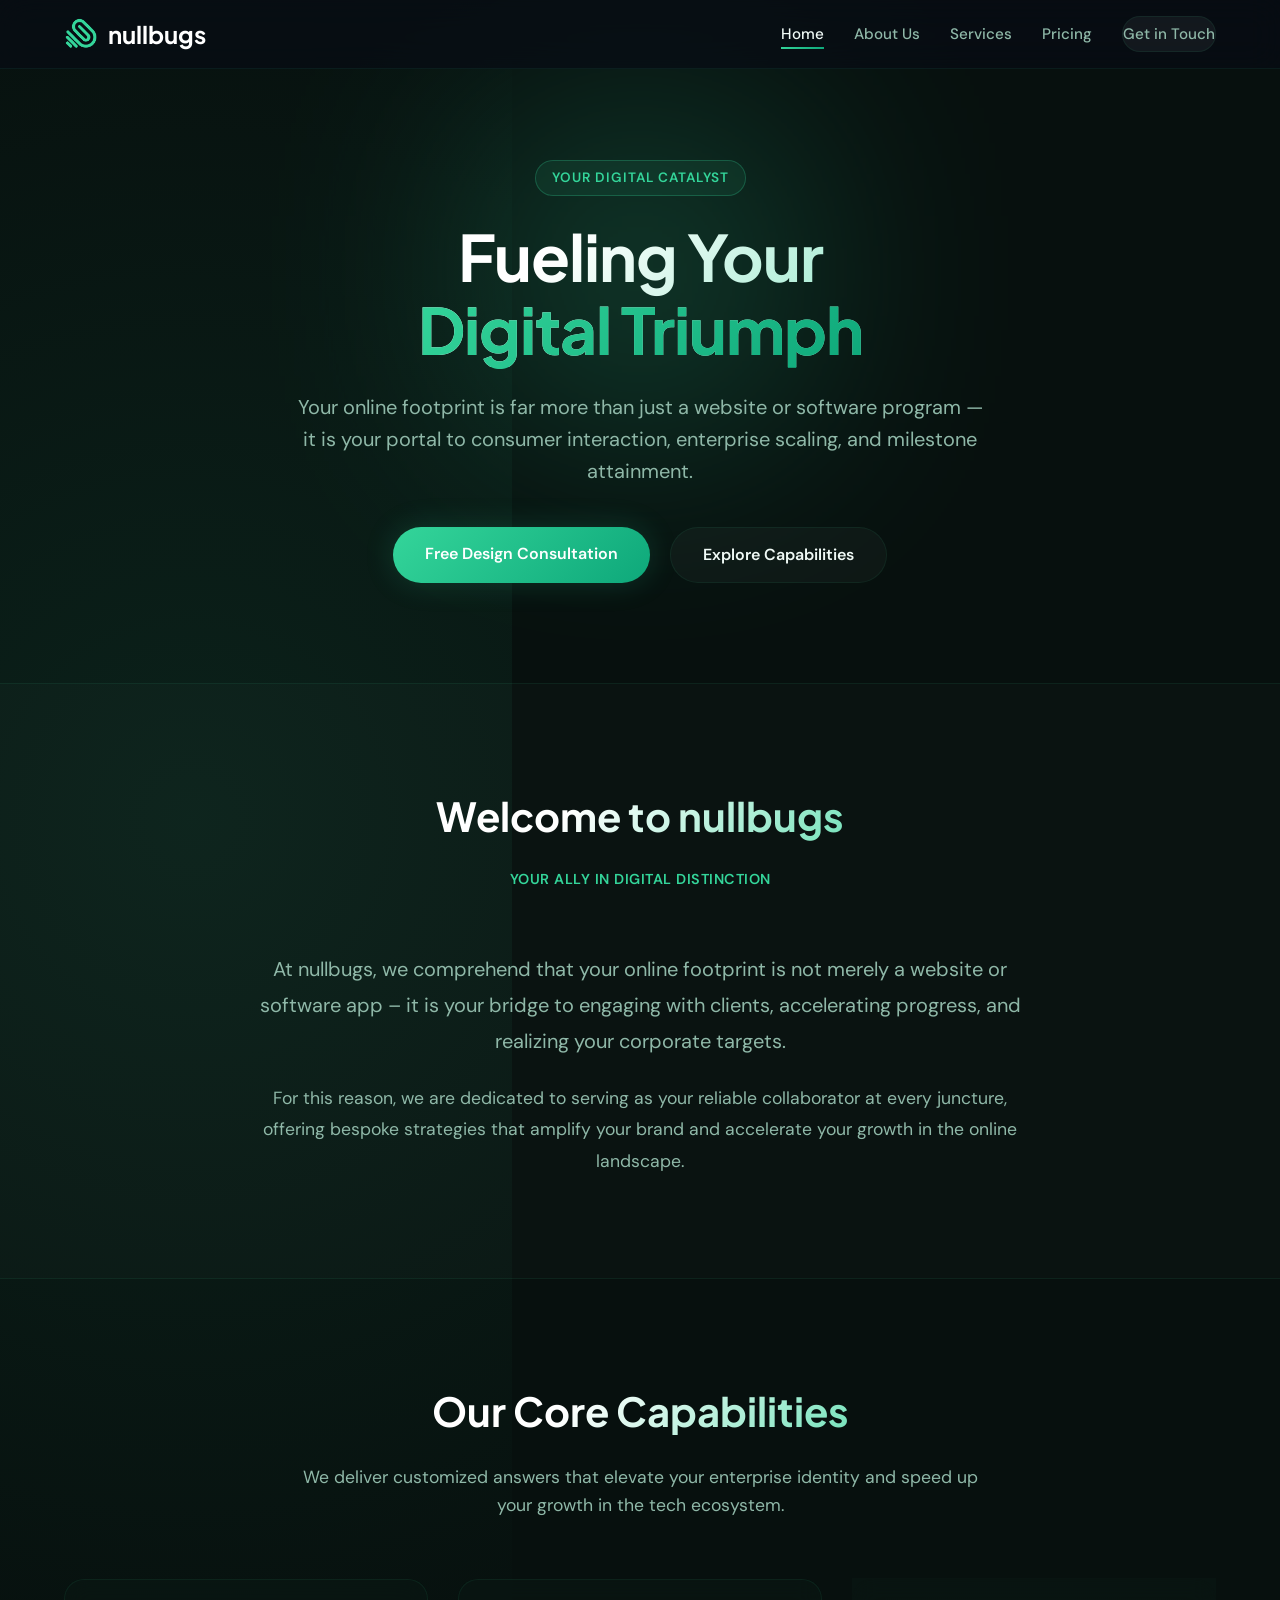
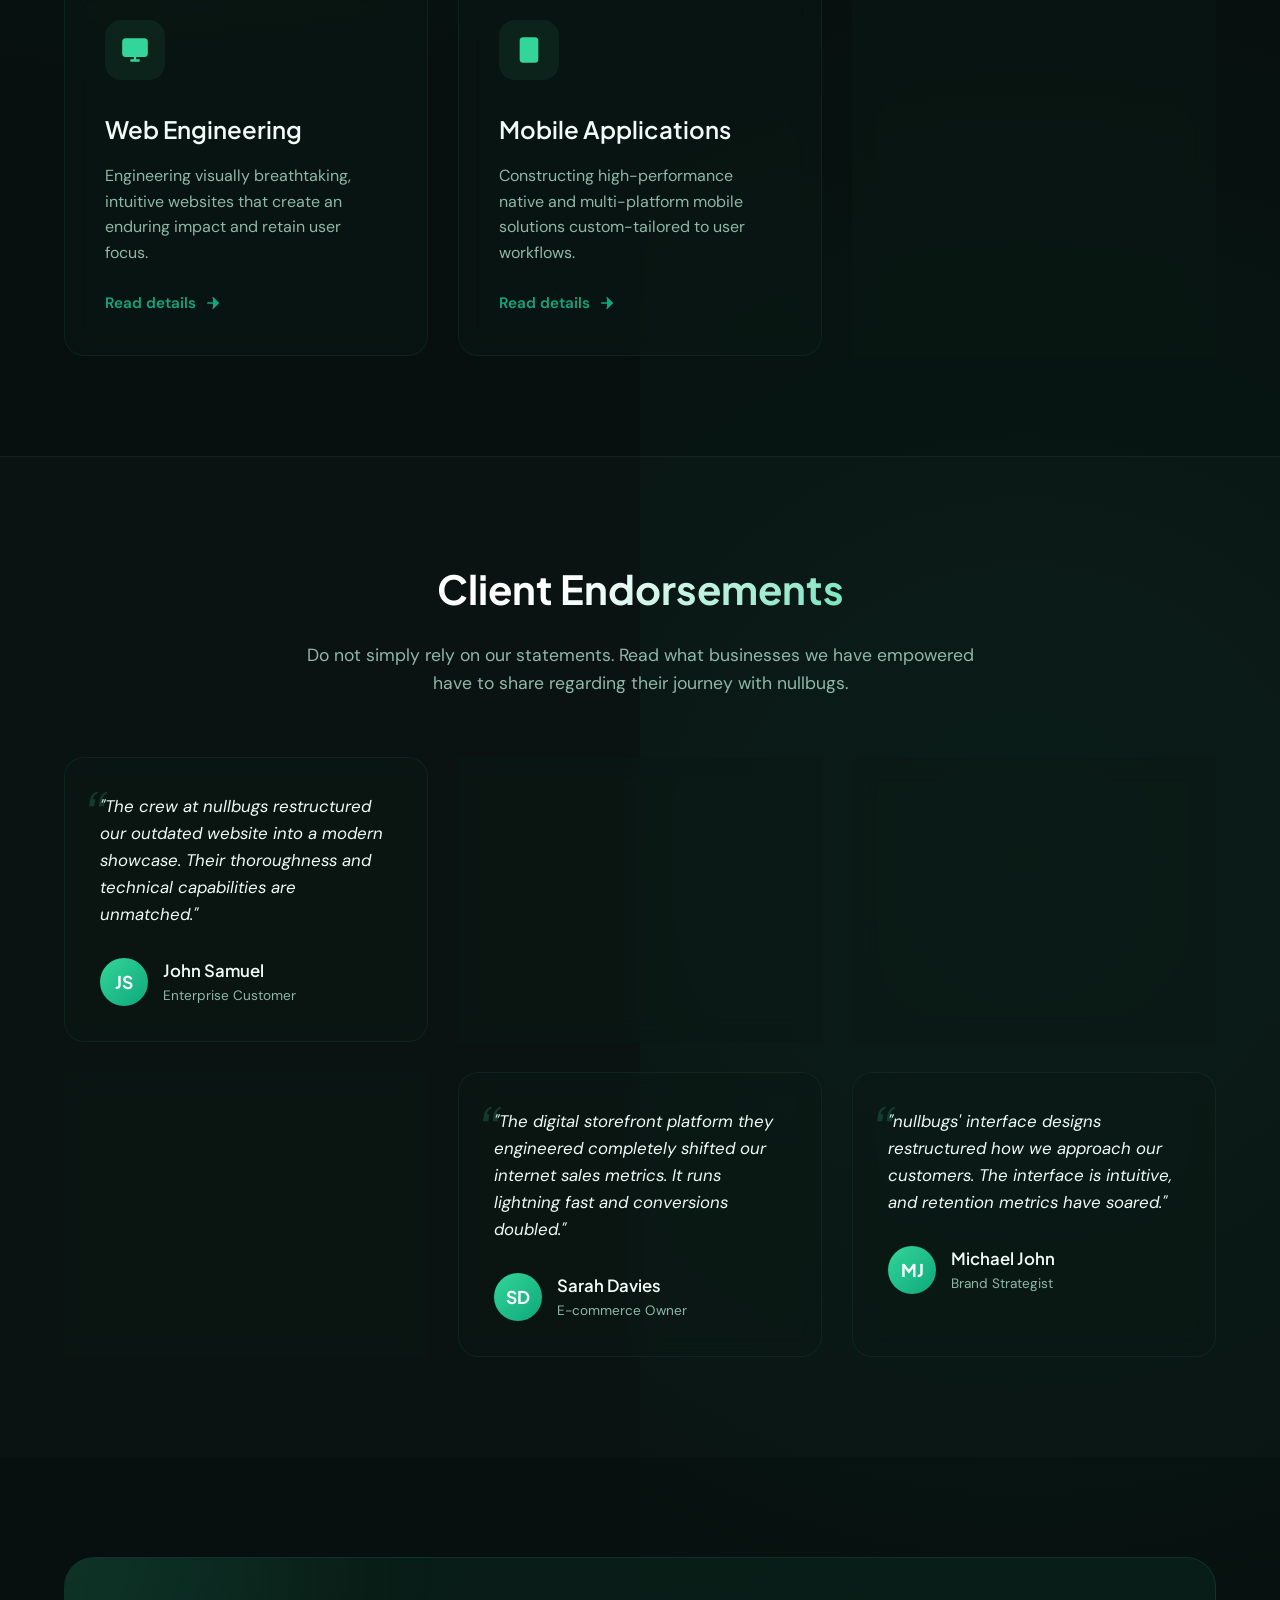
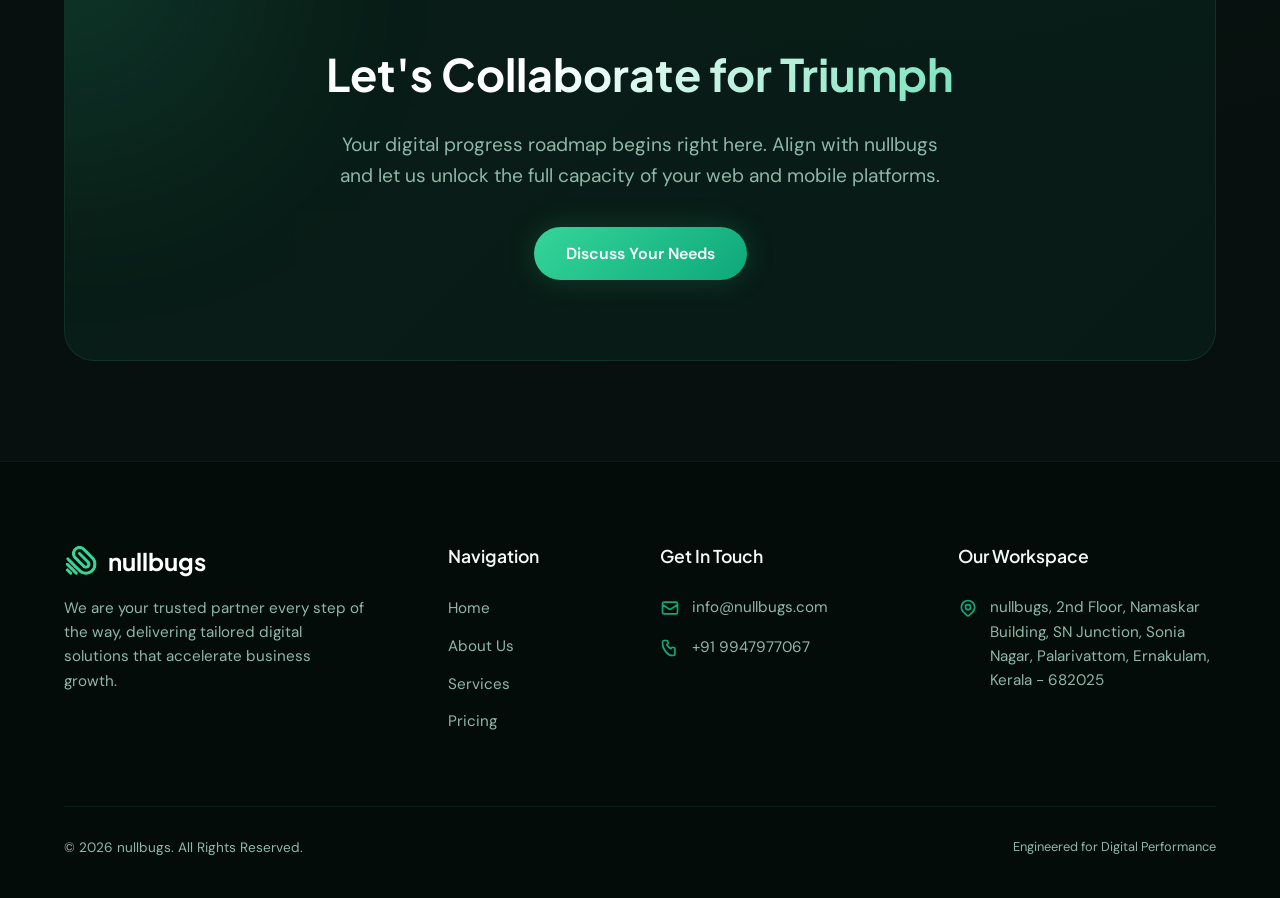
<file: nullbugs1/index.html>
<!DOCTYPE html>
<html lang="en">
<head>
  <meta charset="UTF-8">
  <meta name="viewport" content="width=device-width, initial-scale=1.0">
  <title>Fueling Your Digital Triumph | nullbugs</title>
  <meta name="description" content="nullbugs is your premier agency partner for custom web development, high-performance mobile applications, and intuitive UI/UX design solutions.">
  <link rel="icon" href="logo.png">
  <link rel="stylesheet" href="styles.css">
</head>
<body>

  <header>
    <div class="nav-container">
      <a href="index.html" class="logo">
        <img src="logo.png" alt="nullbugs logo">
        <span>nullbugs</span>
      </a>

      <nav class="nav-menu">
        <ul class="nav-links">
          <li><a href="index.html" class="active">Home</a></li>
          <li><a href="about.html">About Us</a></li>
          <li><a href="services.html">Services</a></li>
          <li><a href="pricing.html">Pricing</a></li>
          <li><a href="https://wa.link/3td1gr" class="btn-contact-nav" target="_blank">Get in Touch</a></li>
        </ul>
      </nav>

      <button class="mobile-menu-btn" aria-label="Toggle Navigation">
        <span></span>
        <span></span>
        <span></span>
      </button>
    </div>
  </header>

  <!-- Hero Section -->
  <main>
    <section class="hero">
      <div class="hero-glow"></div>
      <div class="container fade-in">
        <span class="tagline">Your Digital Catalyst</span>
        <h1>Fueling Your <br><span>Digital Triumph</span></h1>
        <p class="hero-subtitle">
          Your online footprint is far more than just a website or software program — it is your portal to consumer interaction, enterprise scaling, and milestone attainment.
        </p>
        <div class="hero-buttons">
          <a href="https://wa.link/qd15ty" class="btn-primary" target="_blank">Free Design Consultation</a>
          <a href="services.html" class="btn-secondary">Explore Capabilities</a>
        </div>
      </div>
    </section>

    <!-- Welcome Section -->
    <section class="welcome" style="background: rgba(255,255,255,0.01); border-top: 1px solid var(--border-card); border-bottom: 1px solid var(--border-card);">
      <div class="container fade-in">
        <div class="section-header">
          <h2>Welcome to nullbugs</h2>
          <p style="color: #34D59A; font-weight: 600; margin-bottom: 15px; text-transform: uppercase; font-size: 0.9rem; letter-spacing: 0.5px;">Your Ally in Digital Distinction</p>
        </div>
        <div style="max-width: 800px; margin: 0 auto; text-align: center;">
          <p style="font-size: 1.25rem; color: var(--text-muted); margin-bottom: 24px; line-height: 1.8;">
            At nullbugs, we comprehend that your online footprint is not merely a website or software app – it is your bridge to engaging with clients, accelerating progress, and realizing your corporate targets.
          </p>
          <p style="font-size: 1.1rem; color: var(--text-muted); line-height: 1.8;">
            For this reason, we are dedicated to serving as your reliable collaborator at every juncture, offering bespoke strategies that amplify your brand and accelerate your growth in the online landscape.
          </p>
        </div>
      </div>
    </section>

    <!-- Core Capabilities / Expertise Section -->
    <section class="expertise">
      <div class="container">
        <div class="section-header fade-in">
          <h2>Our Core Capabilities</h2>
          <p>We deliver customized answers that elevate your enterprise identity and speed up your growth in the tech ecosystem.</p>
        </div>

        <div class="card-grid">
          <!-- Web Development Card -->
          <div class="card fade-in">
            <div class="card-icon">
              <svg viewBox="0 0 24 24" fill="none" stroke="currentColor" stroke-width="2">
                <rect x="2" y="3" width="20" height="14" rx="2" ry="2"/>
                <line x1="8" y1="21" x2="16" y2="21"/>
                <line x1="12" y1="17" x2="12" y2="21"/>
              </svg>
            </div>
            <h3>Web Engineering</h3>
            <p>Engineering visually breathtaking, intuitive websites that create an enduring impact and retain user focus.</p>
            <a href="services.html" class="card-link">
              Read details 
              <svg viewBox="0 0 24 24"><path d="M5 12h14M12 5l7 7-7 7" stroke="currentColor" stroke-width="2" stroke-linecap="round" stroke-linejoin="round"/></svg>
            </a>
          </div>

          <!-- Mobile Apps Card -->
          <div class="card fade-in">
            <div class="card-icon">
              <svg viewBox="0 0 24 24" fill="none" stroke="currentColor" stroke-width="2">
                <rect x="5" y="2" width="14" height="20" rx="2" ry="2"/>
                <line x1="12" y1="18" x2="12" y2="18"/>
              </svg>
            </div>
            <h3>Mobile Applications</h3>
            <p>Constructing high-performance native and multi-platform mobile solutions custom-tailored to user workflows.</p>
            <a href="services.html" class="card-link">
              Read details 
              <svg viewBox="0 0 24 24"><path d="M5 12h14M12 5l7 7-7 7" stroke="currentColor" stroke-width="2" stroke-linecap="round" stroke-linejoin="round"/></svg>
            </a>
          </div>

          <!-- UI/UX Design Card -->
          <div class="card fade-in">
            <div class="card-icon">
              <svg viewBox="0 0 24 24" fill="none" stroke="currentColor" stroke-width="2">
                <path d="M12 22C17.5228 22 22 17.5228 22 12C22 6.47715 17.5228 2 12 2C6.47715 2 2 6.47715 2 12C2 17.5228 6.47715 22 12 22Z"/>
                <path d="M12 8V16"/>
                <path d="M8 12H16"/>
              </svg>
            </div>
            <h3>Experience Design</h3>
            <p>Formulating fluid user experiences that look magnificent and feel completely effortless to navigate.</p>
            <a href="services.html" class="card-link">
              Read details 
              <svg viewBox="0 0 24 24"><path d="M5 12h14M12 5l7 7-7 7" stroke="currentColor" stroke-width="2" stroke-linecap="round" stroke-linejoin="round"/></svg>
            </a>
          </div>
        </div>
      </div>
    </section>

    <!-- Testimonials Section -->
    <section class="testimonials" style="background: rgba(255,255,255,0.01); border-top: 1px solid var(--border-card);">
      <div class="container">
        <div class="section-header fade-in">
          <h2>Client Endorsements</h2>
          <p>Do not simply rely on our statements. Read what businesses we have empowered have to share regarding their journey with nullbugs.</p>
        </div>

        <div class="testimonials-grid">
          <!-- Quote 1 -->
          <div class="testimonial-card fade-in">
            <p class="testimonial-quote">
              "The crew at nullbugs restructured our outdated website into a modern showcase. Their thoroughness and technical capabilities are unmatched."
            </p>
            <div class="testimonial-author">
              <div class="author-avatar">JS</div>
              <div class="author-info">
                <h4>John Samuel</h4>
                <p>Enterprise Customer</p>
              </div>
            </div>
          </div>

          <!-- Quote 2 -->
          <div class="testimonial-card fade-in">
            <p class="testimonial-quote">
              "Collaborating with nullbugs was a smooth process. They shipped our mobile app ahead of schedule and went beyond our expectations in quality."
            </p>
            <div class="testimonial-author">
              <div class="author-avatar">AK</div>
              <div class="author-info">
                <h4>Anjali Krishnan</h4>
                <p>Digital Product Manager</p>
              </div>
            </div>
          </div>

          <!-- Quote 3 -->
          <div class="testimonial-card fade-in">
            <p class="testimonial-quote">
              "nullbugs' interface and experience layout strategies helped us completely reshape our digital identity. Engagement rates skyrocketed."
            </p>
            <div class="testimonial-author">
              <div class="author-avatar">MR</div>
              <div class="author-info">
                <h4>Mohammed Rashid</h4>
                <p>Creative Director</p>
              </div>
            </div>
          </div>

          <!-- Quote 4 -->
          <div class="testimonial-card fade-in">
            <p class="testimonial-quote">
              "They delivered an exceptional bespoke software system for our operational processes. Their dedication and tech acumen shine in their code."
            </p>
            <div class="testimonial-author">
              <div class="author-avatar">PR</div>
              <div class="author-info">
                <h4>Priya Rajan</h4>
                <p>Operations Specialist</p>
              </div>
            </div>
          </div>

          <!-- Quote 5 -->
          <div class="testimonial-card fade-in">
            <p class="testimonial-quote">
              "The digital storefront platform they engineered completely shifted our internet sales metrics. It runs lightning fast and conversions doubled."
            </p>
            <div class="testimonial-author">
              <div class="author-avatar">SD</div>
              <div class="author-info">
                <h4>Sarah Davies</h4>
                <p>E-commerce Owner</p>
              </div>
            </div>
          </div>

          <!-- Quote 6 -->
          <div class="testimonial-card fade-in">
            <p class="testimonial-quote">
              "nullbugs' interface designs restructured how we approach our customers. The interface is intuitive, and retention metrics have soared."
            </p>
            <div class="testimonial-author">
              <div class="author-avatar">MJ</div>
              <div class="author-info">
                <h4>Michael John</h4>
                <p>Brand Strategist</p>
              </div>
            </div>
          </div>
        </div>
      </div>
    </section>

    <!-- Partnership Call to Action Section -->
    <section class="cta">
      <div class="container fade-in">
        <div class="partnership-banner">
          <h2>Let's Collaborate for Triumph</h2>
          <p>Your digital progress roadmap begins right here. Align with nullbugs and let us unlock the full capacity of your web and mobile platforms.</p>
          <a href="https://wa.link/9nzytn" class="btn-primary" target="_blank">Discuss Your Needs</a>
        </div>
      </div>
    </section>
  </main>

  <!-- Footer -->
  <footer>
    <div class="container">
      <div class="footer-grid">
        <div class="footer-brand">
          <a href="index.html" class="logo">
        <img src="logo.png" alt="nullbugs logo">
        <span>nullbugs</span>
      </a>
          <p>We are your trusted partner every step of the way, delivering tailored digital solutions that accelerate business growth.</p>
        </div>

        <div class="footer-col">
          <h4>Navigation</h4>
          <ul class="footer-links">
            <li><a href="index.html">Home</a></li>
            <li><a href="about.html">About Us</a></li>
            <li><a href="services.html">Services</a></li>
            <li><a href="pricing.html">Pricing</a></li>
          </ul>
        </div>

        <div class="footer-col">
          <h4>Get In Touch</h4>
          <div class="footer-info">
            <a href="mailto:info@nullbugs.com" class="footer-info-item">
              <svg fill="none" stroke="currentColor" stroke-width="2" viewBox="0 0 24 24"><path d="M3 8l7.89 5.26a2 2 0 002.22 0L21 8M5 19h14a2 2 0 002-2V7a2 2 0 00-2-2H5a2 2 0 00-2 2v10a2 2 0 002 2z" stroke-linecap="round" stroke-linejoin="round"/></svg>
              <span>info@nullbugs.com</span>
            </a>
            <a href="https://wa.link/3td1gr" class="footer-info-item" target="_blank">
              <svg fill="none" stroke="currentColor" stroke-width="2" viewBox="0 0 24 24"><path d="M3 5a2 2 0 012-2h3.28a1 1 0 01.94.725l.548 2.2a1 1 0 01-.321.988l-1.305.98a10.582 10.582 0 004.872 4.872l.98-1.305a1 1 0 01.988-.321l2.2.548a1 1 0 01.725.94V19a2 2 0 01-2 2h-1C9.716 21 3 14.284 3 6V5z" stroke-linecap="round" stroke-linejoin="round"/></svg>
              <span>+91 9947977067</span>
            </a>
          </div>
        </div>

        <div class="footer-col">
          <h4>Our Workspace</h4>
          <a href="https://www.google.com/maps/search/?api=1&query=Null+Bugs+Namaskar+Building+SN+Junction+Palarivattom+Ernakulam" class="footer-info-item" target="_blank">
            <svg fill="none" stroke="currentColor" stroke-width="2" viewBox="0 0 24 24"><path d="M17.657 16.657L13.414 20.9a1.998 1.998 0 01-2.827 0l-4.244-4.243a8 8 0 1111.314 0z" stroke-linecap="round" stroke-linejoin="round"/><path d="M15 11a3 3 0 11-6 0 3 3 0 016 0z" stroke-linecap="round" stroke-linejoin="round"/></svg>
            <span>nullbugs, 2nd Floor, Namaskar Building, SN Junction, Sonia Nagar, Palarivattom, Ernakulam, Kerala - 682025</span>
          </a>
        </div>
      </div>

      <div class="footer-bottom">
        <p>&copy; <span id="year"></span> nullbugs. All Rights Reserved.</p>
        <p style="color: var(--text-muted); font-size: 0.8rem;">Engineered for Digital Performance</p>
      </div>
    </div>
  </footer>

  <script src="main.js"></script>
  <script>
    document.getElementById('year').textContent = new Date().getFullYear();
  </script>
</body>
</html>
</file>
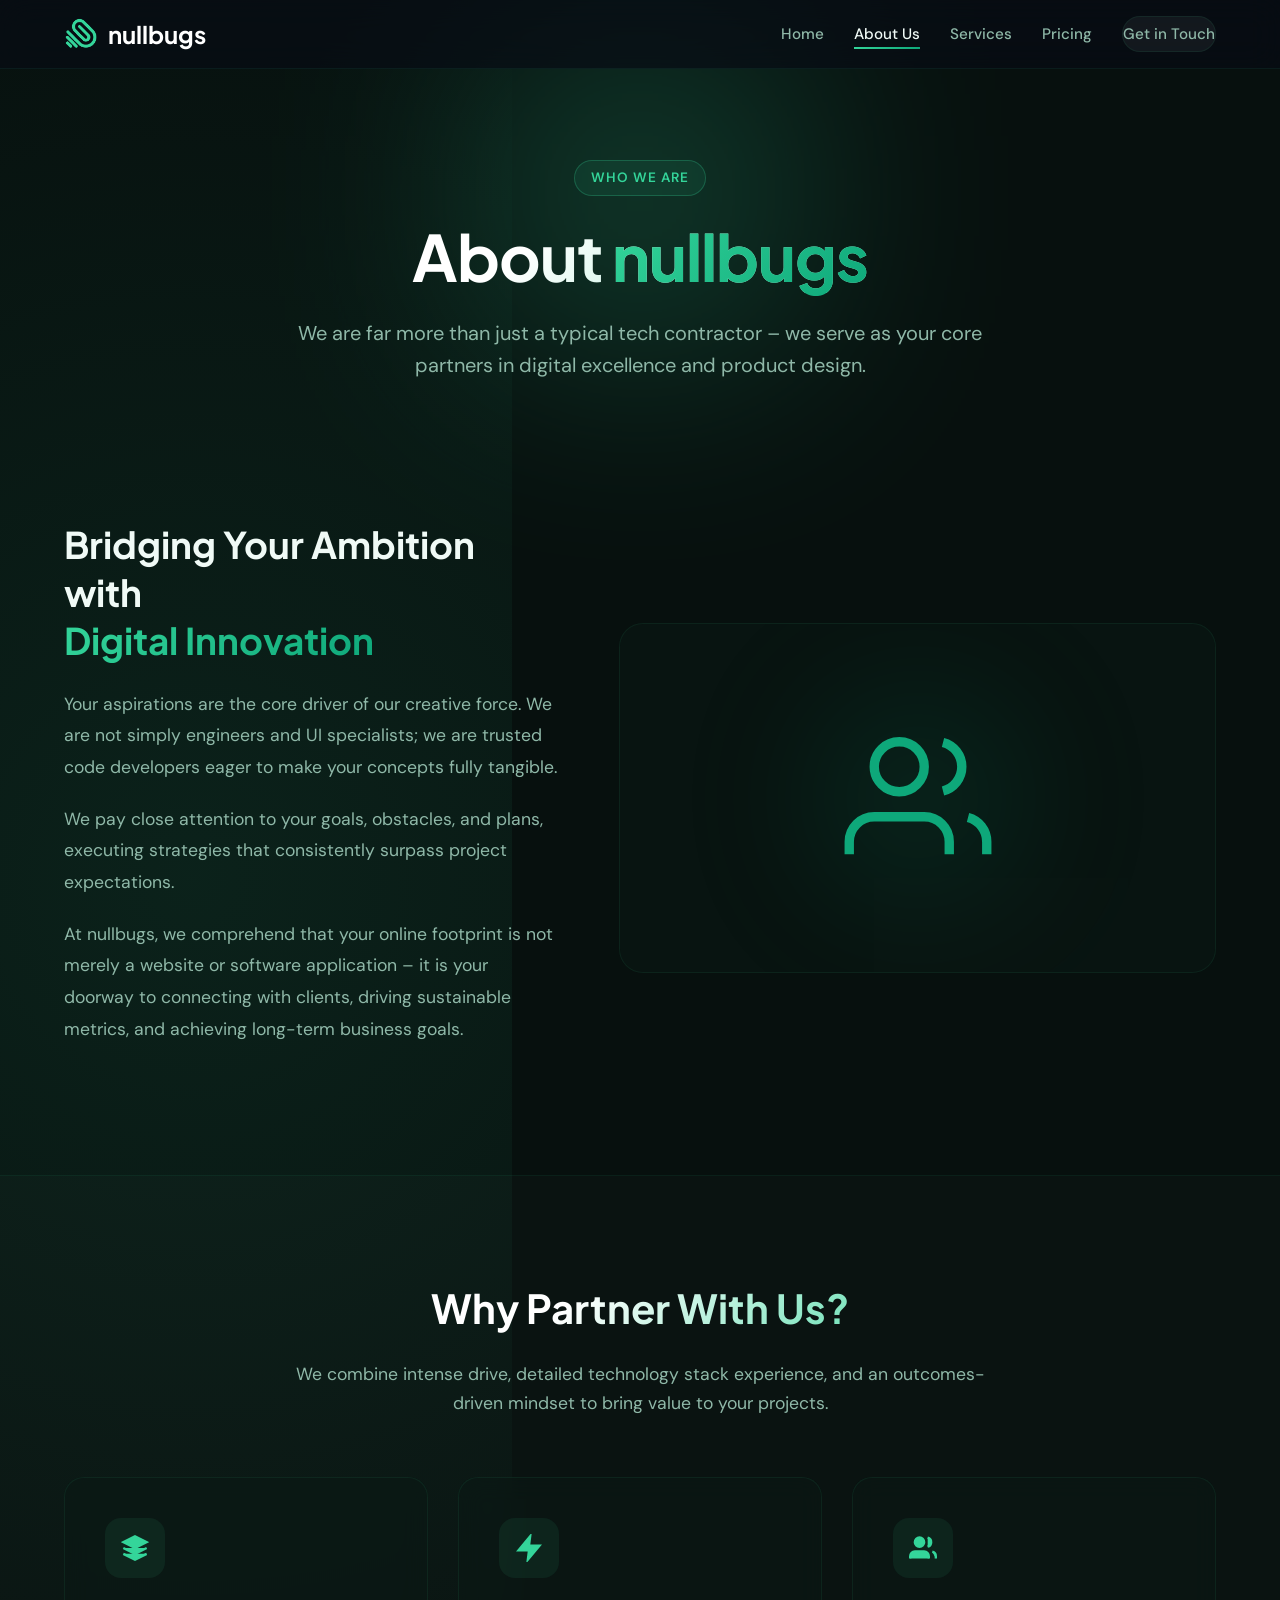
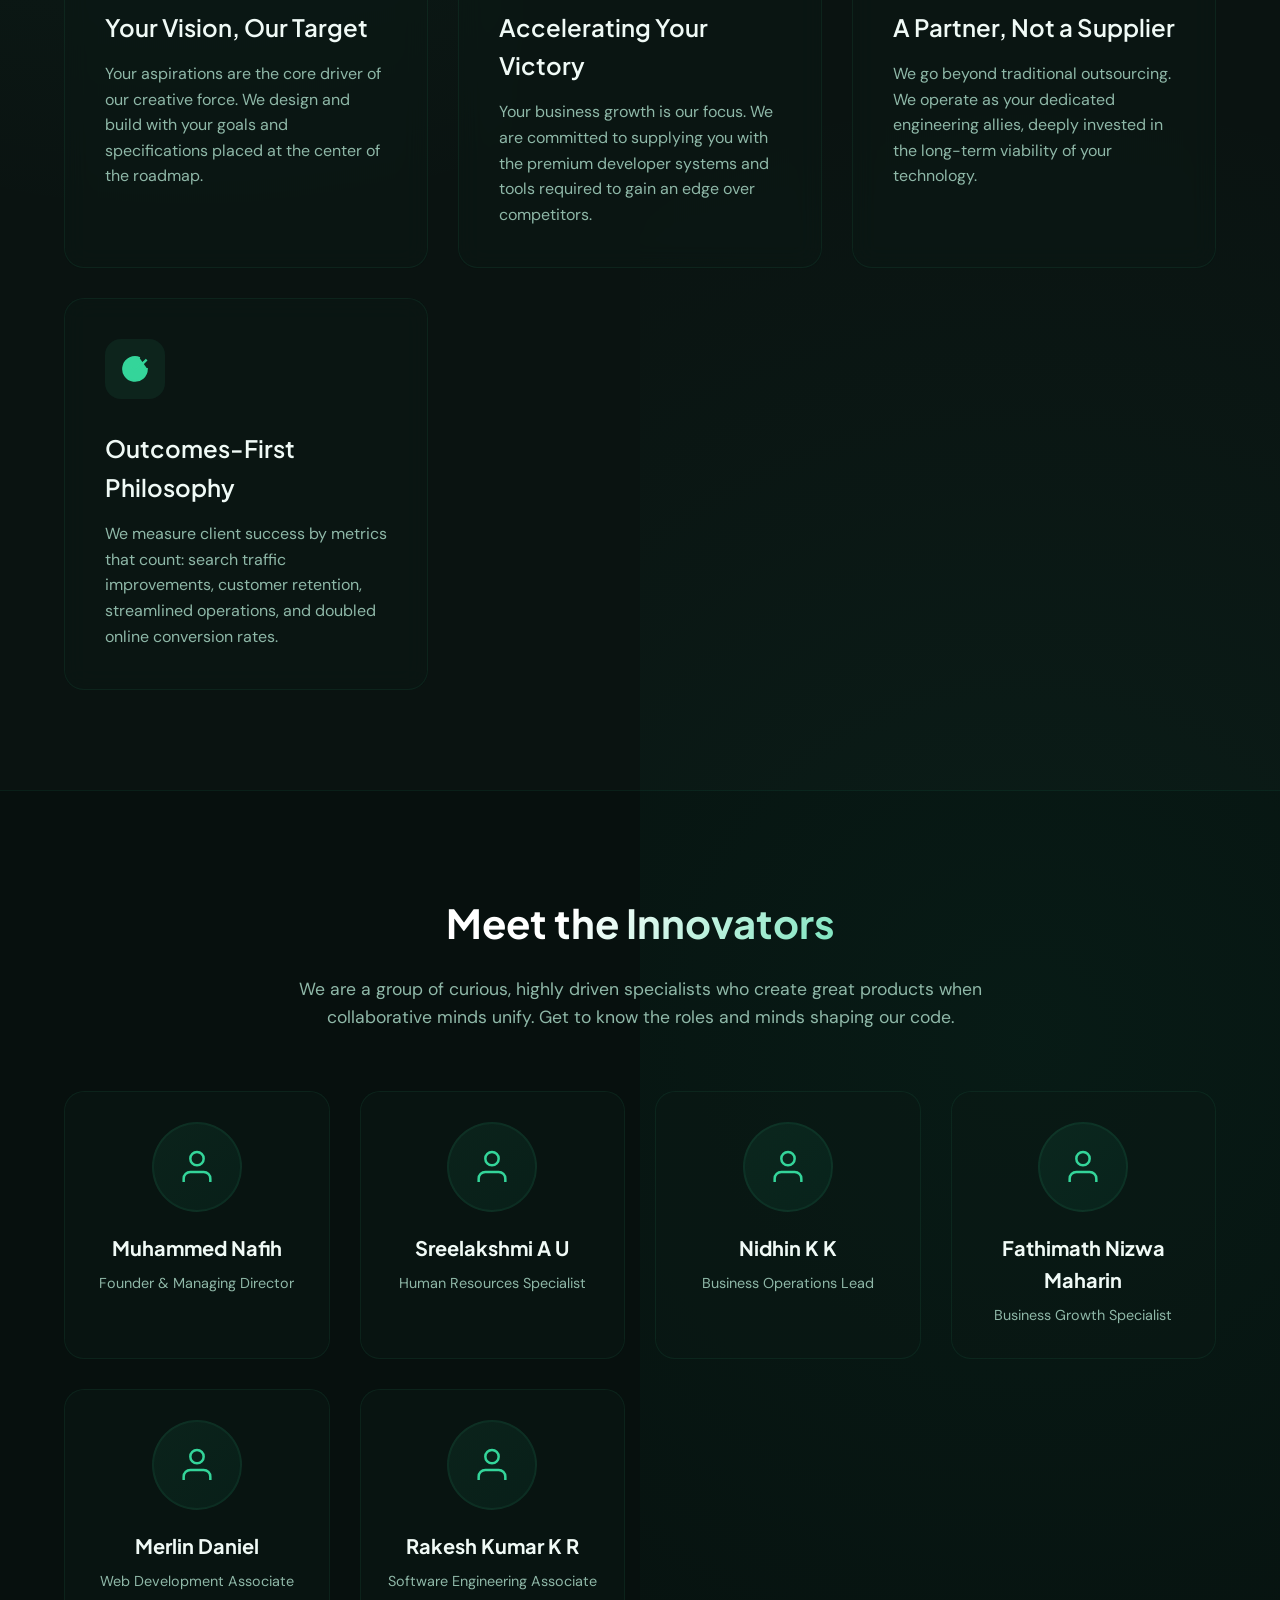
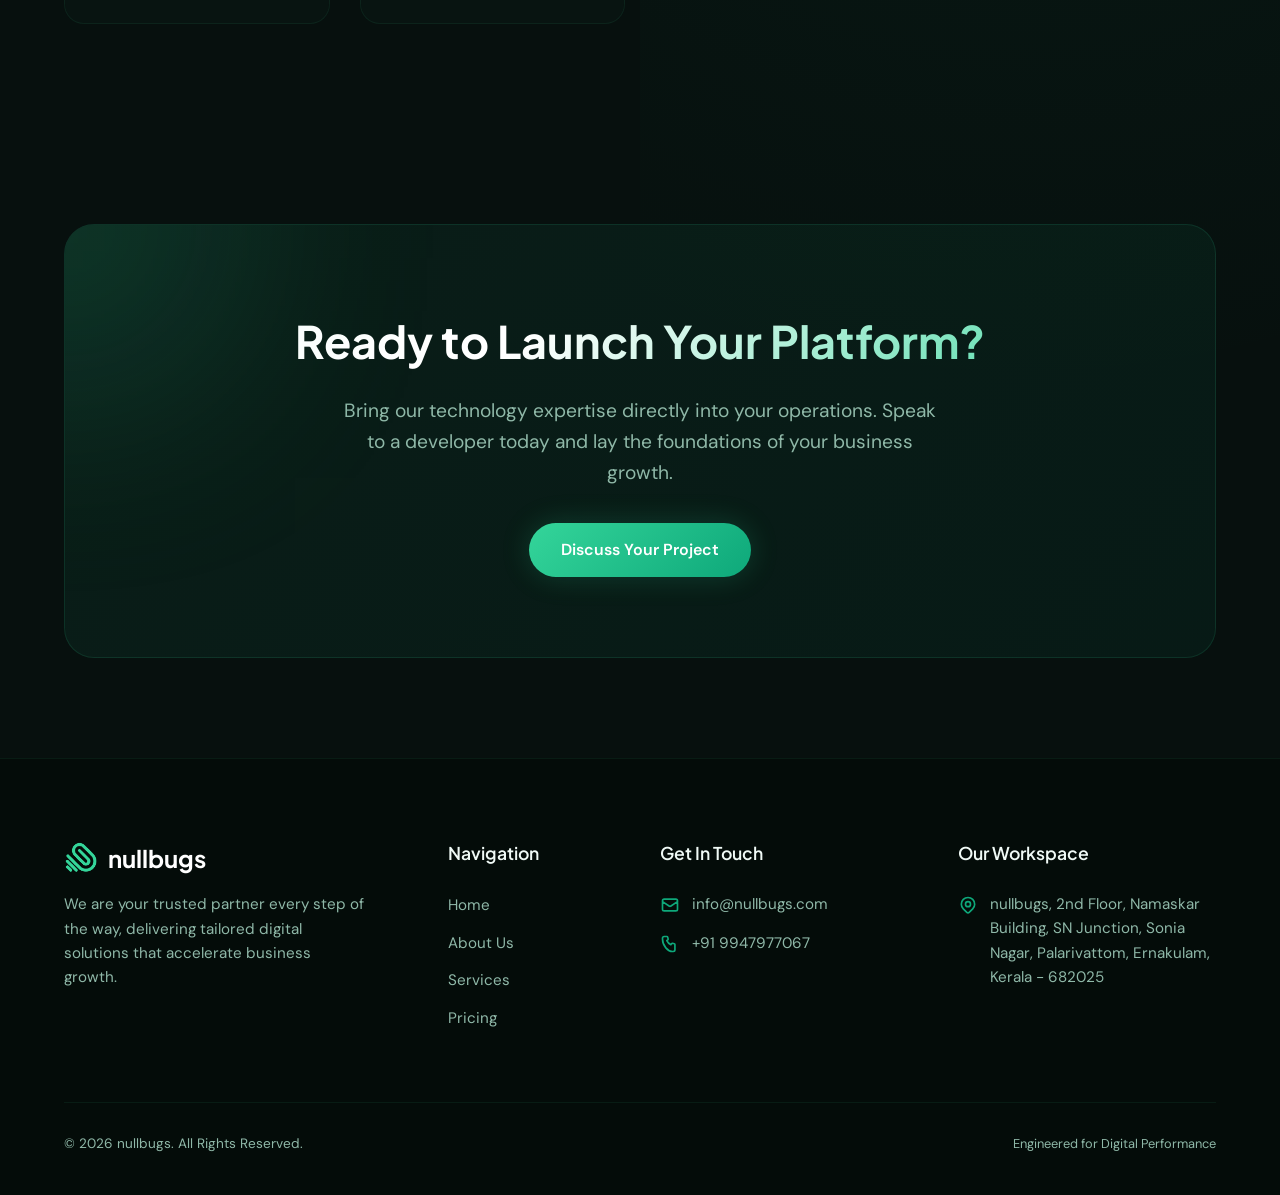
<file: nullbugs1/about.html>
<!DOCTYPE html>
<html lang="en">
<head>
  <meta charset="UTF-8">
  <meta name="viewport" content="width=device-width, initial-scale=1.0">
  <title>About nullbugs | Where Ambition Meets Tech Innovation</title>
  <meta name="description" content="Discover the story behind nullbugs. Learn about our client-first philosophy, our values, and meet our team of expert developers, designers, and strategists.">
  <link rel="icon" href="logo.png">
  <link rel="stylesheet" href="styles.css">
</head>
<body>

  <header>
    <div class="nav-container">
      <a href="index.html" class="logo">
        <img src="logo.png" alt="nullbugs logo">
        <span>nullbugs</span>
      </a>

      <nav class="nav-menu">
        <ul class="nav-links">
          <li><a href="index.html">Home</a></li>
          <li><a href="about.html" class="active">About Us</a></li>
          <li><a href="services.html">Services</a></li>
          <li><a href="pricing.html">Pricing</a></li>
          <li><a href="https://wa.link/3td1gr" class="btn-contact-nav" target="_blank">Get in Touch</a></li>
        </ul>
      </nav>

      <button class="mobile-menu-btn" aria-label="Toggle Navigation">
        <span></span>
        <span></span>
        <span></span>
      </button>
    </div>
  </header>

  <!-- Hero Section -->
  <main>
    <section class="hero" style="padding-bottom: 60px;">
      <div class="hero-glow"></div>
      <div class="container fade-in">
        <span class="tagline">Who We Are</span>
        <h1>About <span>nullbugs</span></h1>
        <p class="hero-subtitle">
          We are far more than just a typical tech contractor – we serve as your core partners in digital excellence and product design.
        </p>
      </div>
    </section>

    <!-- Detailed About Section -->
    <section class="about-details" style="padding-top: 40px; border-bottom: 1px solid var(--border-card);">
      <div class="container">
        <div class="service-row">
          <div class="service-content fade-in">
            <h2 style="font-family: var(--font-heading); font-size: 2.3rem; margin-bottom: 24px; line-height: 1.3;">
              Bridging Your Ambition with <br><span style="background: var(--gradient-main); -webkit-background-clip: text; -webkit-text-fill-color: transparent;">Digital Innovation</span>
            </h2>
            <p style="font-size: 1.1rem; color: var(--text-muted); margin-bottom: 20px; line-height: 1.8;">
              Your aspirations are the core driver of our creative force. We are not simply engineers and UI specialists; we are trusted code developers eager to make your concepts fully tangible.
            </p>
            <p style="font-size: 1.1rem; color: var(--text-muted); margin-bottom: 20px; line-height: 1.8;">
              We pay close attention to your goals, obstacles, and plans, executing strategies that consistently surpass project expectations.
            </p>
            <p style="font-size: 1.1rem; color: var(--text-muted); line-height: 1.8;">
              At nullbugs, we comprehend that your online footprint is not merely a website or software application – it is your doorway to connecting with clients, driving sustainable metrics, and achieving long-term business goals.
            </p>
          </div>
          
          <div class="service-visual fade-in">
            <svg viewBox="0 0 24 24" fill="none" stroke="currentColor" stroke-width="1.5">
              <path d="M17 21v-2a4 4 0 00-4-4H5a4 4 0 00-4 4v2" />
              <circle cx="9" cy="7" r="4" />
              <path d="M23 21v-2a4 4 0 00-3-3.87" />
              <path d="M16 3.13a4 4 0 010 7.75" />
            </svg>
          </div>
        </div>
      </div>
    </section>

    <!-- Why Select nullbugs Section -->
    <section class="why-us" style="background: rgba(255,255,255,0.01);">
      <div class="container">
        <div class="section-header fade-in">
          <h2>Why Partner With Us?</h2>
          <p>We combine intense drive, detailed technology stack experience, and an outcomes-driven mindset to bring value to your projects.</p>
        </div>

        <div class="card-grid">
          <!-- Card 1 -->
          <div class="card fade-in">
            <div class="card-icon">
              <svg viewBox="0 0 24 24" fill="none" stroke="currentColor" stroke-width="2">
                <path d="M12 2L2 7l10 5 10-5-10-5zM2 17l10 5 10-5M2 12l10 5 10-5"/>
              </svg>
            </div>
            <h3>Your Vision, Our Target</h3>
            <p>Your aspirations are the core driver of our creative force. We design and build with your goals and specifications placed at the center of the roadmap.</p>
          </div>

          <!-- Card 2 -->
          <div class="card fade-in">
            <div class="card-icon">
              <svg viewBox="0 0 24 24" fill="none" stroke="currentColor" stroke-width="2">
                <path d="M13 2L3 14h9l-1 8 10-12h-9l1-8z"/>
              </svg>
            </div>
            <h3>Accelerating Your Victory</h3>
            <p>Your business growth is our focus. We are committed to supplying you with the premium developer systems and tools required to gain an edge over competitors.</p>
          </div>

          <!-- Card 3 -->
          <div class="card fade-in">
            <div class="card-icon">
              <svg viewBox="0 0 24 24" fill="none" stroke="currentColor" stroke-width="2">
                <path d="M17 21v-2a4 4 0 0 0-4-4H5a4 4 0 0 0-4 4v2"/>
                <circle cx="9" cy="7" r="4"/>
                <path d="M23 21v-2a4 4 0 0 0-3-3.87"/>
                <path d="M16 3.13a4 4 0 0 1 0 7.75"/>
              </svg>
            </div>
            <h3>A Partner, Not a Supplier</h3>
            <p>We go beyond traditional outsourcing. We operate as your dedicated engineering allies, deeply invested in the long-term viability of your technology.</p>
          </div>

          <!-- Card 4 -->
          <div class="card fade-in">
            <div class="card-icon">
              <svg viewBox="0 0 24 24" fill="none" stroke="currentColor" stroke-width="2">
                <path d="M22 11.08V12a10 10 0 1 1-5.93-9.14"/>
                <polyline points="22 4 12 14.01 9 11.01"/>
              </svg>
            </div>
            <h3>Outcomes-First Philosophy</h3>
            <p>We measure client success by metrics that count: search traffic improvements, customer retention, streamlined operations, and doubled online conversion rates.</p>
          </div>
        </div>
      </div>
    </section>

    <!-- Team Members Gallery -->
    <section class="team" style="border-top: 1px solid var(--border-card);">
      <div class="container">
        <div class="section-header fade-in">
          <h2>Meet the Innovators</h2>
          <p>We are a group of curious, highly driven specialists who create great products when collaborative minds unify. Get to know the roles and minds shaping our code.</p>
        </div>

        <div class="team-grid">
          <!-- Member 1 -->
          <div class="team-card fade-in">
            <div class="team-avatar">
              <svg viewBox="0 0 24 24" fill="none" stroke="currentColor" stroke-width="1.5">
                <path d="M20 21v-2a4 4 0 0 0-4-4H8a4 4 0 0 0-4 4v2" />
                <circle cx="12" cy="7" r="4" />
              </svg>
            </div>
            <h3>Muhammed Nafih</h3>
            <p>Founder & Managing Director</p>
          </div>

          <!-- Member 2 -->
          <div class="team-card fade-in">
            <div class="team-avatar">
              <svg viewBox="0 0 24 24" fill="none" stroke="currentColor" stroke-width="1.5">
                <path d="M20 21v-2a4 4 0 0 0-4-4H8a4 4 0 0 0-4 4v2" />
                <circle cx="12" cy="7" r="4" />
              </svg>
            </div>
            <h3>Sreelakshmi A U</h3>
            <p>Human Resources Specialist</p>
          </div>

          <!-- Member 3 -->
          <div class="team-card fade-in">
            <div class="team-avatar">
              <svg viewBox="0 0 24 24" fill="none" stroke="currentColor" stroke-width="1.5">
                <path d="M20 21v-2a4 4 0 0 0-4-4H8a4 4 0 0 0-4 4v2" />
                <circle cx="12" cy="7" r="4" />
              </svg>
            </div>
            <h3>Nidhin K K</h3>
            <p>Business Operations Lead</p>
          </div>

          <!-- Member 4 -->
          <div class="team-card fade-in">
            <div class="team-avatar">
              <svg viewBox="0 0 24 24" fill="none" stroke="currentColor" stroke-width="1.5">
                <path d="M20 21v-2a4 4 0 0 0-4-4H8a4 4 0 0 0-4 4v2" />
                <circle cx="12" cy="7" r="4" />
              </svg>
            </div>
            <h3>Fathimath Nizwa Maharin</h3>
            <p>Business Growth Specialist</p>
          </div>

          <!-- Member 5 -->
          <div class="team-card fade-in">
            <div class="team-avatar">
              <svg viewBox="0 0 24 24" fill="none" stroke="currentColor" stroke-width="1.5">
                <path d="M20 21v-2a4 4 0 0 0-4-4H8a4 4 0 0 0-4 4v2" />
                <circle cx="12" cy="7" r="4" />
              </svg>
            </div>
            <h3>Merlin Daniel</h3>
            <p>Web Development Associate</p>
          </div>

          <!-- Member 6 -->
          <div class="team-card fade-in">
            <div class="team-avatar">
              <svg viewBox="0 0 24 24" fill="none" stroke="currentColor" stroke-width="1.5">
                <path d="M20 21v-2a4 4 0 0 0-4-4H8a4 4 0 0 0-4 4v2" />
                <circle cx="12" cy="7" r="4" />
              </svg>
            </div>
            <h3>Rakesh Kumar K R</h3>
            <p>Software Engineering Associate</p>
          </div>
        </div>
      </div>
    </section>

    <!-- Partnership Call to Action Section -->
    <section class="cta">
      <div class="container fade-in">
        <div class="partnership-banner">
          <h2>Ready to Launch Your Platform?</h2>
          <p>Bring our technology expertise directly into your operations. Speak to a developer today and lay the foundations of your business growth.</p>
          <a href="https://wa.link/9nzytn" class="btn-primary" target="_blank">Discuss Your Project</a>
        </div>
      </div>
    </section>
  </main>

  <!-- Footer -->
  <footer>
    <div class="container">
      <div class="footer-grid">
        <div class="footer-brand">
          <a href="index.html" class="logo">
        <img src="logo.png" alt="nullbugs logo">
        <span>nullbugs</span>
      </a>
          <p>We are your trusted partner every step of the way, delivering tailored digital solutions that accelerate business growth.</p>
        </div>

        <div class="footer-col">
          <h4>Navigation</h4>
          <ul class="footer-links">
            <li><a href="index.html">Home</a></li>
            <li><a href="about.html">About Us</a></li>
            <li><a href="services.html">Services</a></li>
            <li><a href="pricing.html">Pricing</a></li>
          </ul>
        </div>

        <div class="footer-col">
          <h4>Get In Touch</h4>
          <div class="footer-info">
            <a href="mailto:info@nullbugs.com" class="footer-info-item">
              <svg fill="none" stroke="currentColor" stroke-width="2" viewBox="0 0 24 24"><path d="M3 8l7.89 5.26a2 2 0 002.22 0L21 8M5 19h14a2 2 0 002-2V7a2 2 0 00-2-2H5a2 2 0 00-2 2v10a2 2 0 002 2z" stroke-linecap="round" stroke-linejoin="round"/></svg>
              <span>info@nullbugs.com</span>
            </a>
            <a href="https://wa.link/3td1gr" class="footer-info-item" target="_blank">
              <svg fill="none" stroke="currentColor" stroke-width="2" viewBox="0 0 24 24"><path d="M3 5a2 2 0 012-2h3.28a1 1 0 01.94.725l.548 2.2a1 1 0 01-.321.988l-1.305.98a10.582 10.582 0 004.872 4.872l.98-1.305a1 1 0 01.988-.321l2.2.548a1 1 0 01.725.94V19a2 2 0 01-2 2h-1C9.716 21 3 14.284 3 6V5z" stroke-linecap="round" stroke-linejoin="round"/></svg>
              <span>+91 9947977067</span>
            </a>
          </div>
        </div>

        <div class="footer-col">
          <h4>Our Workspace</h4>
          <a href="https://www.google.com/maps/search/?api=1&query=Null+Bugs+Namaskar+Building+SN+Junction+Palarivattom+Ernakulam" class="footer-info-item" target="_blank">
            <svg fill="none" stroke="currentColor" stroke-width="2" viewBox="0 0 24 24"><path d="M17.657 16.657L13.414 20.9a1.998 1.998 0 01-2.827 0l-4.244-4.243a8 8 0 1111.314 0z" stroke-linecap="round" stroke-linejoin="round"/><path d="M15 11a3 3 0 11-6 0 3 3 0 016 0z" stroke-linecap="round" stroke-linejoin="round"/></svg>
            <span>nullbugs, 2nd Floor, Namaskar Building, SN Junction, Sonia Nagar, Palarivattom, Ernakulam, Kerala - 682025</span>
          </a>
        </div>
      </div>

      <div class="footer-bottom">
        <p>&copy; <span id="year"></span> nullbugs. All Rights Reserved.</p>
        <p style="color: var(--text-muted); font-size: 0.8rem;">Engineered for Digital Performance</p>
      </div>
    </div>
  </footer>

  <script src="main.js"></script>
  <script>
    document.getElementById('year').textContent = new Date().getFullYear();
  </script>
</body>
</html>
</file>
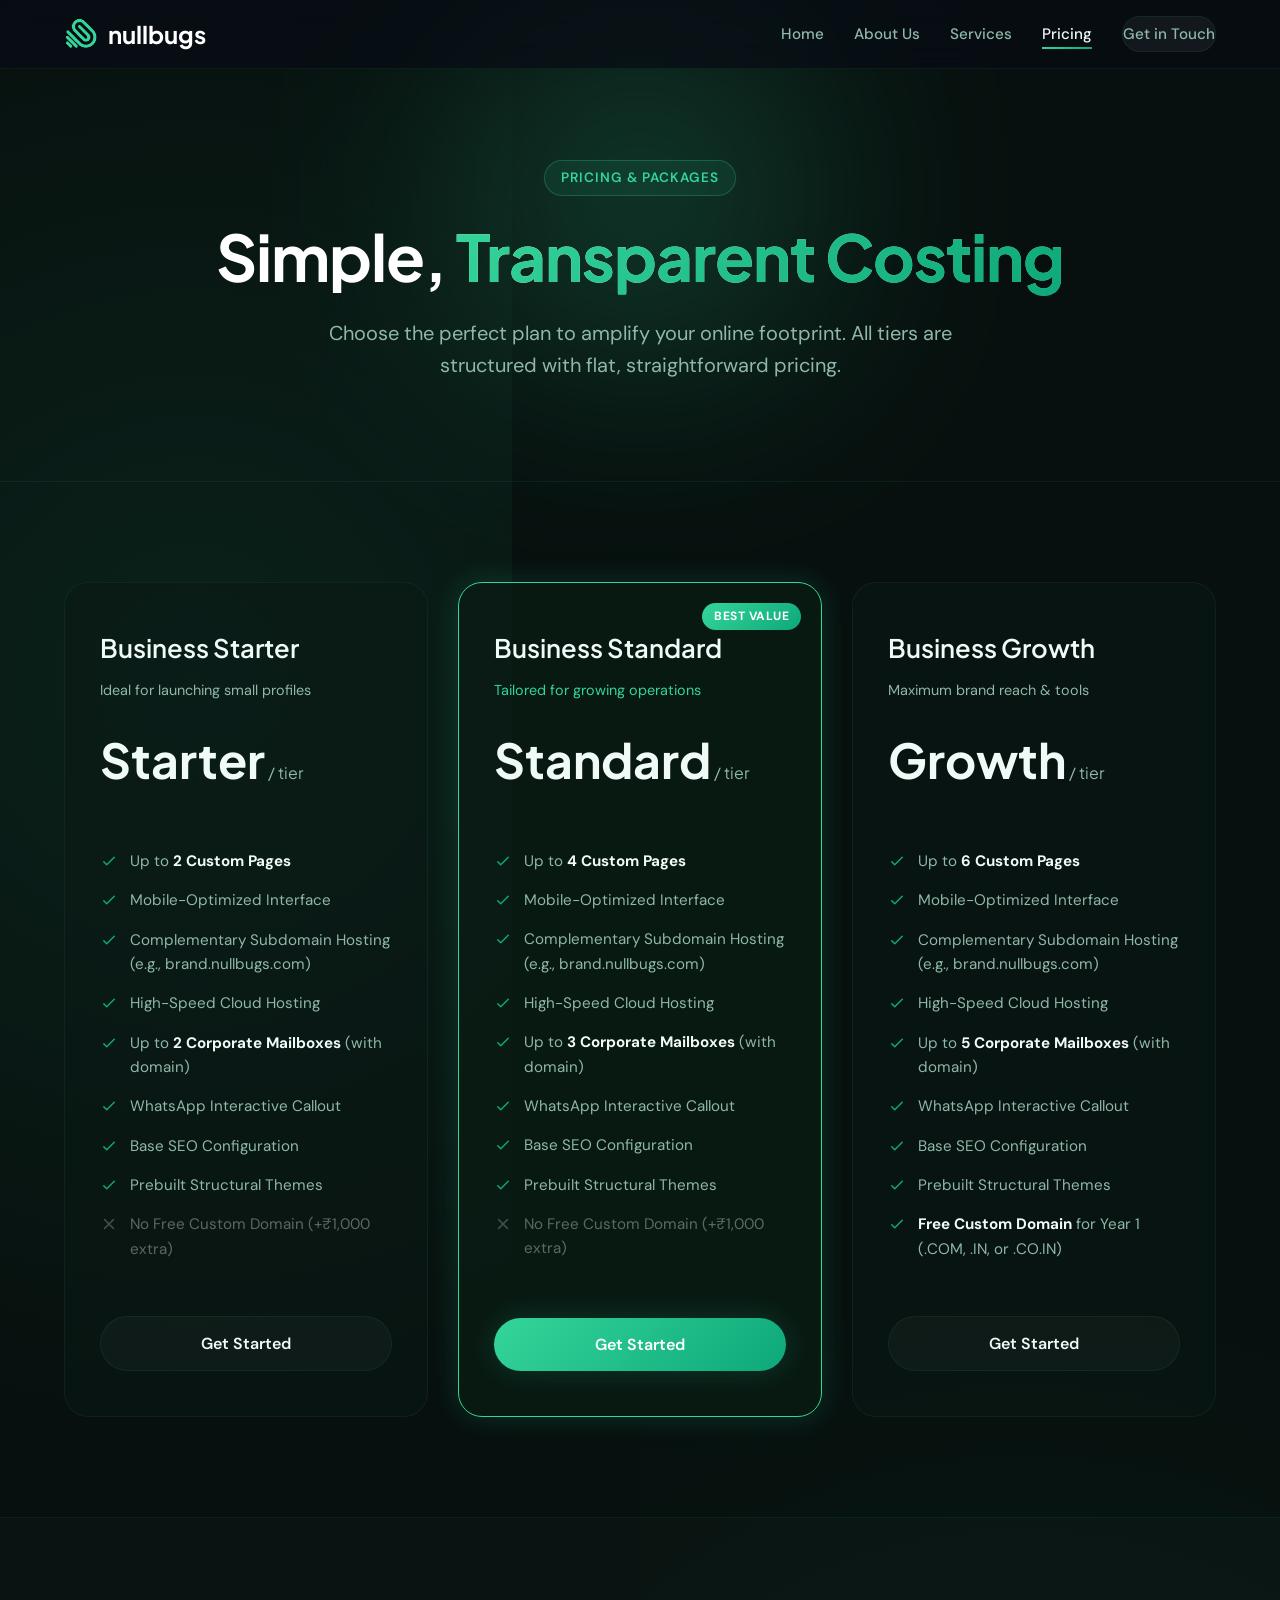
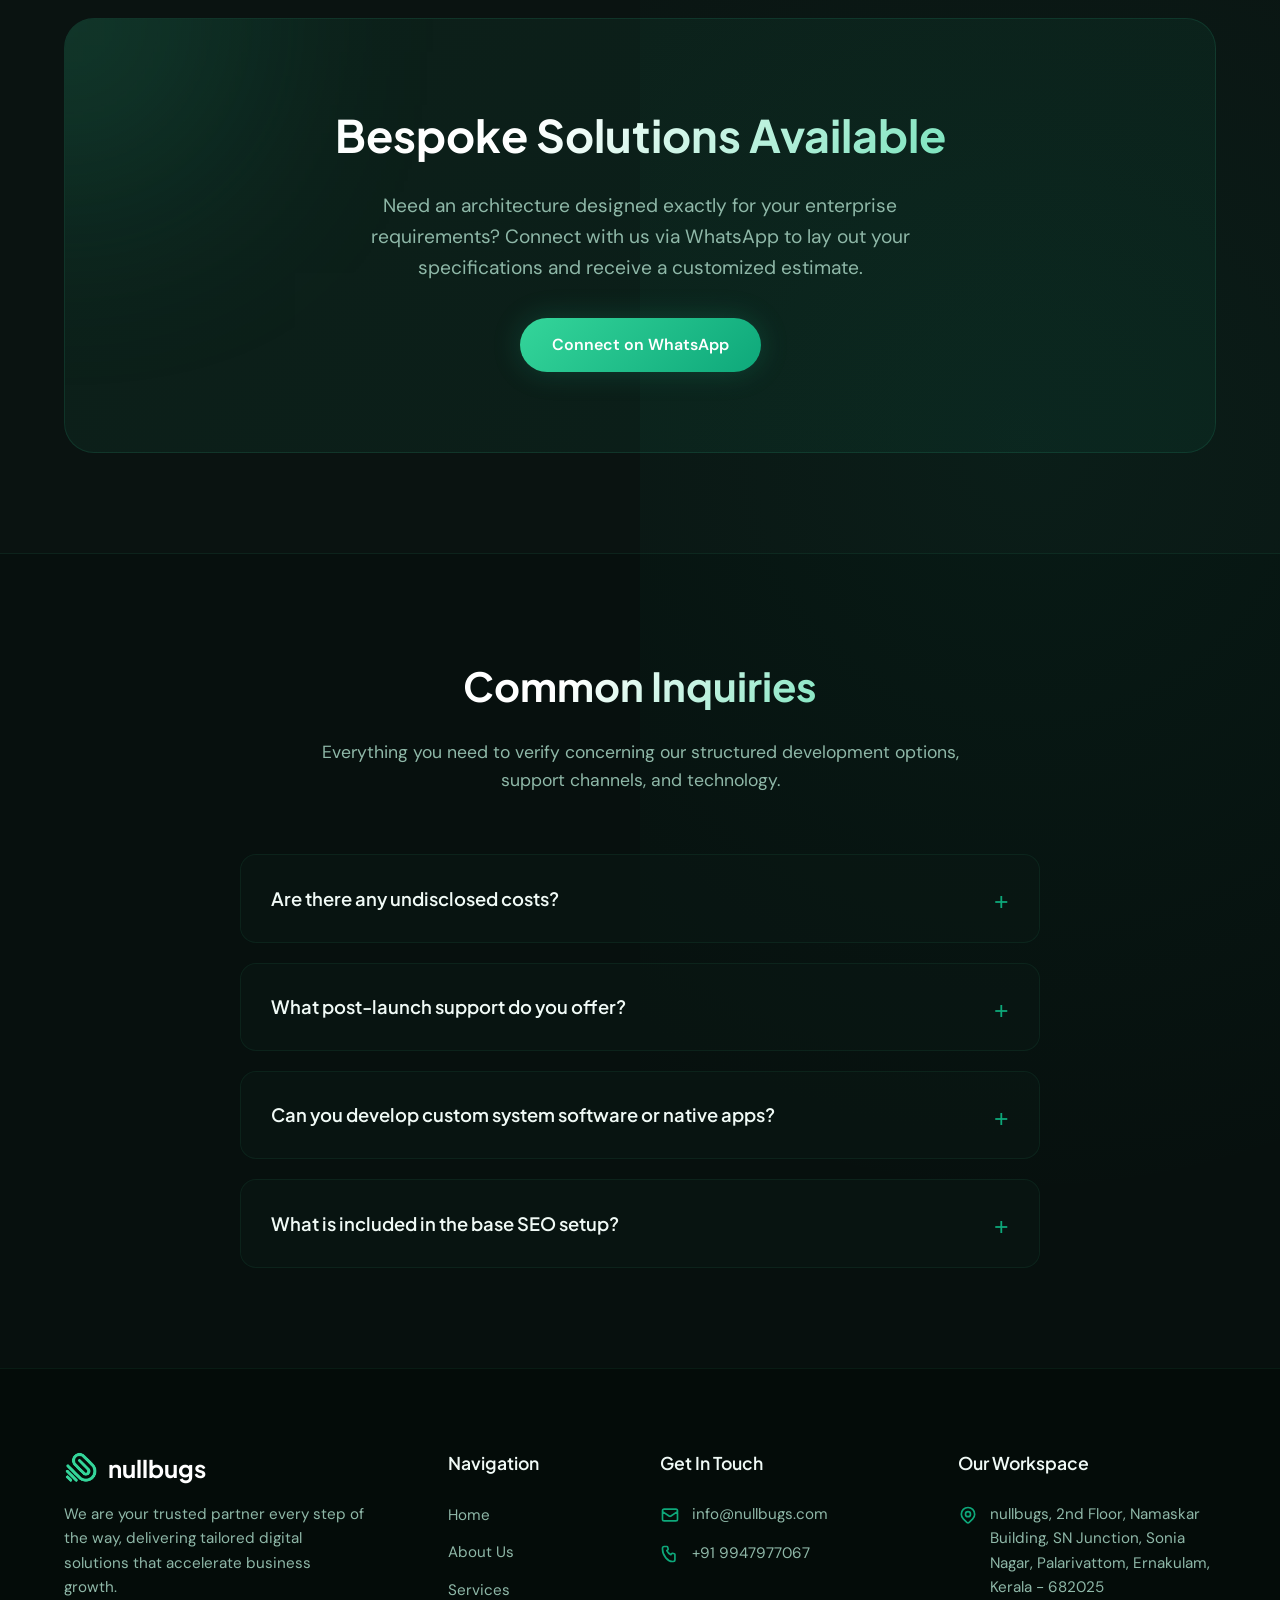
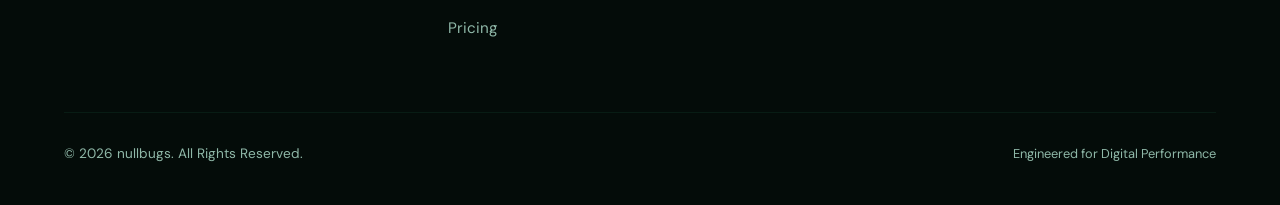
<file: nullbugs1/pricing.html>
<!DOCTYPE html>
<html lang="en">
<head>
  <meta charset="UTF-8">
  <meta name="viewport" content="width=device-width, initial-scale=1.0">
  <title>Pricing Plans | Transparent Development Packages | nullbugs</title>
  <meta name="description" content="View our web development packages. Choose from Business Starter, Standard, and Growth tiers. No hidden fees. Custom plans available.">
  <link rel="icon" href="logo.png">
  <link rel="stylesheet" href="styles.css">
</head>
<body>

  <header>
    <div class="nav-container">
      <a href="index.html" class="logo">
        <img src="logo.png" alt="nullbugs logo">
        <span>nullbugs</span>
      </a>

      <nav class="nav-menu">
        <ul class="nav-links">
          <li><a href="index.html">Home</a></li>
          <li><a href="about.html">About Us</a></li>
          <li><a href="services.html">Services</a></li>
          <li><a href="pricing.html" class="active">Pricing</a></li>
          <li><a href="https://wa.link/3td1gr" class="btn-contact-nav" target="_blank">Get in Touch</a></li>
        </ul>
      </nav>

      <button class="mobile-menu-btn" aria-label="Toggle Navigation">
        <span></span>
        <span></span>
        <span></span>
      </button>
    </div>
  </header>

  <!-- Hero Section -->
  <main>
    <section class="hero" style="padding-bottom: 60px;">
      <div class="hero-glow"></div>
      <div class="container fade-in">
        <span class="tagline">Pricing & Packages</span>
        <h1>Simple, <span>Transparent Costing</span></h1>
        <p class="hero-subtitle">
          Choose the perfect plan to amplify your online footprint. All tiers are structured with flat, straightforward pricing.
        </p>
      </div>
    </section>

    <!-- Pricing Grid -->
    <section class="pricing-plans" style="border-top: 1px solid var(--border-card); border-bottom: 1px solid var(--border-card);">
      <div class="container">
        <div class="pricing-grid">
          
          <!-- Plan 1: Starter -->
          <div class="pricing-card fade-in">
            <div class="pricing-header">
              <h3>Business Starter</h3>
              <p style="color: var(--text-muted); font-size: 0.9rem;">Ideal for launching small profiles</p>
              <div class="pricing-price">Starter<span> / tier</span></div>
            </div>
            <ul class="pricing-features">
              <li>
                <svg fill="none" stroke="currentColor" stroke-width="2" viewBox="0 0 24 24"><path d="M5 13l4 4L19 7" stroke-linecap="round" stroke-linejoin="round"/></svg>
                <span>Up to <strong>2 Custom Pages</strong></span>
              </li>
              <li>
                <svg fill="none" stroke="currentColor" stroke-width="2" viewBox="0 0 24 24"><path d="M5 13l4 4L19 7" stroke-linecap="round" stroke-linejoin="round"/></svg>
                <span>Mobile-Optimized Interface</span>
              </li>
              <li>
                <svg fill="none" stroke="currentColor" stroke-width="2" viewBox="0 0 24 24"><path d="M5 13l4 4L19 7" stroke-linecap="round" stroke-linejoin="round"/></svg>
                <span>Complementary Subdomain Hosting (e.g., brand.nullbugs.com)</span>
              </li>
              <li>
                <svg fill="none" stroke="currentColor" stroke-width="2" viewBox="0 0 24 24"><path d="M5 13l4 4L19 7" stroke-linecap="round" stroke-linejoin="round"/></svg>
                <span>High-Speed Cloud Hosting</span>
              </li>
              <li>
                <svg fill="none" stroke="currentColor" stroke-width="2" viewBox="0 0 24 24"><path d="M5 13l4 4L19 7" stroke-linecap="round" stroke-linejoin="round"/></svg>
                <span>Up to <strong>2 Corporate Mailboxes</strong> (with domain)</span>
              </li>
              <li>
                <svg fill="none" stroke="currentColor" stroke-width="2" viewBox="0 0 24 24"><path d="M5 13l4 4L19 7" stroke-linecap="round" stroke-linejoin="round"/></svg>
                <span>WhatsApp Interactive Callout</span>
              </li>
              <li>
                <svg fill="none" stroke="currentColor" stroke-width="2" viewBox="0 0 24 24"><path d="M5 13l4 4L19 7" stroke-linecap="round" stroke-linejoin="round"/></svg>
                <span>Base SEO Configuration</span>
              </li>
              <li>
                <svg fill="none" stroke="currentColor" stroke-width="2" viewBox="0 0 24 24"><path d="M5 13l4 4L19 7" stroke-linecap="round" stroke-linejoin="round"/></svg>
                <span>Prebuilt Structural Themes</span>
              </li>
              <li style="color: rgba(255,255,255,0.35);">
                <svg fill="none" stroke="currentColor" stroke-width="2" viewBox="0 0 24 24" style="color: rgba(255,255,255,0.25);"><path d="M6 18L18 6M6 6l12 12" stroke-linecap="round" stroke-linejoin="round"/></svg>
                <span>No Free Custom Domain (+₹1,000 extra)</span>
              </li>
            </ul>
            <a href="https://wa.link/qd15ty" class="btn-secondary" target="_blank">Get Started</a>
          </div>

          <!-- Plan 2: Standard -->
          <div class="pricing-card popular fade-in">
            <div class="pricing-header">
              <h3>Business Standard</h3>
              <p style="color: #34D59A; font-size: 0.9rem;">Tailored for growing operations</p>
              <div class="pricing-price">Standard<span> / tier</span></div>
            </div>
            <ul class="pricing-features">
              <li>
                <svg fill="none" stroke="currentColor" stroke-width="2" viewBox="0 0 24 24"><path d="M5 13l4 4L19 7" stroke-linecap="round" stroke-linejoin="round"/></svg>
                <span>Up to <strong>4 Custom Pages</strong></span>
              </li>
              <li>
                <svg fill="none" stroke="currentColor" stroke-width="2" viewBox="0 0 24 24"><path d="M5 13l4 4L19 7" stroke-linecap="round" stroke-linejoin="round"/></svg>
                <span>Mobile-Optimized Interface</span>
              </li>
              <li>
                <svg fill="none" stroke="currentColor" stroke-width="2" viewBox="0 0 24 24"><path d="M5 13l4 4L19 7" stroke-linecap="round" stroke-linejoin="round"/></svg>
                <span>Complementary Subdomain Hosting (e.g., brand.nullbugs.com)</span>
              </li>
              <li>
                <svg fill="none" stroke="currentColor" stroke-width="2" viewBox="0 0 24 24"><path d="M5 13l4 4L19 7" stroke-linecap="round" stroke-linejoin="round"/></svg>
                <span>High-Speed Cloud Hosting</span>
              </li>
              <li>
                <svg fill="none" stroke="currentColor" stroke-width="2" viewBox="0 0 24 24"><path d="M5 13l4 4L19 7" stroke-linecap="round" stroke-linejoin="round"/></svg>
                <span>Up to <strong>3 Corporate Mailboxes</strong> (with domain)</span>
              </li>
              <li>
                <svg fill="none" stroke="currentColor" stroke-width="2" viewBox="0 0 24 24"><path d="M5 13l4 4L19 7" stroke-linecap="round" stroke-linejoin="round"/></svg>
                <span>WhatsApp Interactive Callout</span>
              </li>
              <li>
                <svg fill="none" stroke="currentColor" stroke-width="2" viewBox="0 0 24 24"><path d="M5 13l4 4L19 7" stroke-linecap="round" stroke-linejoin="round"/></svg>
                <span>Base SEO Configuration</span>
              </li>
              <li>
                <svg fill="none" stroke="currentColor" stroke-width="2" viewBox="0 0 24 24"><path d="M5 13l4 4L19 7" stroke-linecap="round" stroke-linejoin="round"/></svg>
                <span>Prebuilt Structural Themes</span>
              </li>
              <li style="color: rgba(255,255,255,0.35);">
                <svg fill="none" stroke="currentColor" stroke-width="2" viewBox="0 0 24 24" style="color: rgba(255,255,255,0.25);"><path d="M6 18L18 6M6 6l12 12" stroke-linecap="round" stroke-linejoin="round"/></svg>
                <span>No Free Custom Domain (+₹1,000 extra)</span>
              </li>
            </ul>
            <a href="https://wa.link/qd15ty" class="btn-primary" target="_blank">Get Started</a>
          </div>

          <!-- Plan 3: Growth -->
          <div class="pricing-card fade-in">
            <div class="pricing-header">
              <h3>Business Growth</h3>
              <p style="color: var(--text-muted); font-size: 0.9rem;">Maximum brand reach & tools</p>
              <div class="pricing-price">Growth<span> / tier</span></div>
            </div>
            <ul class="pricing-features">
              <li>
                <svg fill="none" stroke="currentColor" stroke-width="2" viewBox="0 0 24 24"><path d="M5 13l4 4L19 7" stroke-linecap="round" stroke-linejoin="round"/></svg>
                <span>Up to <strong>6 Custom Pages</strong></span>
              </li>
              <li>
                <svg fill="none" stroke="currentColor" stroke-width="2" viewBox="0 0 24 24"><path d="M5 13l4 4L19 7" stroke-linecap="round" stroke-linejoin="round"/></svg>
                <span>Mobile-Optimized Interface</span>
              </li>
              <li>
                <svg fill="none" stroke="currentColor" stroke-width="2" viewBox="0 0 24 24"><path d="M5 13l4 4L19 7" stroke-linecap="round" stroke-linejoin="round"/></svg>
                <span>Complementary Subdomain Hosting (e.g., brand.nullbugs.com)</span>
              </li>
              <li>
                <svg fill="none" stroke="currentColor" stroke-width="2" viewBox="0 0 24 24"><path d="M5 13l4 4L19 7" stroke-linecap="round" stroke-linejoin="round"/></svg>
                <span>High-Speed Cloud Hosting</span>
              </li>
              <li>
                <svg fill="none" stroke="currentColor" stroke-width="2" viewBox="0 0 24 24"><path d="M5 13l4 4L19 7" stroke-linecap="round" stroke-linejoin="round"/></svg>
                <span>Up to <strong>5 Corporate Mailboxes</strong> (with domain)</span>
              </li>
              <li>
                <svg fill="none" stroke="currentColor" stroke-width="2" viewBox="0 0 24 24"><path d="M5 13l4 4L19 7" stroke-linecap="round" stroke-linejoin="round"/></svg>
                <span>WhatsApp Interactive Callout</span>
              </li>
              <li>
                <svg fill="none" stroke="currentColor" stroke-width="2" viewBox="0 0 24 24"><path d="M5 13l4 4L19 7" stroke-linecap="round" stroke-linejoin="round"/></svg>
                <span>Base SEO Configuration</span>
              </li>
              <li>
                <svg fill="none" stroke="currentColor" stroke-width="2" viewBox="0 0 24 24"><path d="M5 13l4 4L19 7" stroke-linecap="round" stroke-linejoin="round"/></svg>
                <span>Prebuilt Structural Themes</span>
              </li>
              <li>
                <svg fill="none" stroke="currentColor" stroke-width="2" viewBox="0 0 24 24"><path d="M5 13l4 4L19 7" stroke-linecap="round" stroke-linejoin="round"/></svg>
                <span><strong>Free Custom Domain</strong> for Year 1 (.COM, .IN, or .CO.IN)</span>
              </li>
            </ul>
            <a href="https://wa.link/qd15ty" class="btn-secondary" target="_blank">Get Started</a>
          </div>

        </div>
      </div>
    </section>

    <!-- Custom Needs Section -->
    <section class="custom-plan" style="background: rgba(255,255,255,0.01); border-bottom: 1px solid var(--border-card);">
      <div class="container fade-in">
        <div class="partnership-banner" style="background: linear-gradient(135deg, rgba(52, 213, 154, 0.07) 0%, rgba(14, 168, 122, 0.07) 100%);">
          <h2>Bespoke Solutions Available</h2>
          <p>Need an architecture designed exactly for your enterprise requirements? Connect with us via WhatsApp to lay out your specifications and receive a customized estimate.</p>
          <a href="https://wa.link/3td1gr" class="btn-primary" target="_blank" style="background: linear-gradient(135deg, #34D59A 0%, #0ea87a 100%);">Connect on WhatsApp</a>
        </div>
      </div>
    </section>

    <!-- FAQ Accordion Section -->
    <section class="faqs">
      <div class="container">
        <div class="section-header fade-in">
          <h2>Common Inquiries</h2>
          <p>Everything you need to verify concerning our structured development options, support channels, and technology.</p>
        </div>

        <div class="faq-list">
          
          <details class="faq-item fade-in">
            <summary>Are there any undisclosed costs?</summary>
            <div class="faq-content">
              No, we emphasize complete, upfront pricing. The exact quote or tier price you see is the absolute amount you will settle for the completed project. No hidden charges apply.
            </div>
          </details>

          <details class="faq-item fade-in">
            <summary>What post-launch support do you offer?</summary>
            <div class="faq-content">
              Our Starter plan includes 30 days of complementary system support, while our Standard tier provides 90 days. For bespoke enterprise accounts, we deliver priority 24/7 coverage to keep all system software operational.
            </div>
          </details>

          <details class="faq-item fade-in">
            <summary>Can you develop custom system software or native apps?</summary>
            <div class="faq-content">
              Yes, absolutely. If your requirements demand complex custom systems, multi-platform applications, or complex API connections, our bespoke solutions are configured exactly for your team. Contact us for a structured consultation.
            </div>
          </details>

          <details class="faq-item fade-in">
            <summary>What is included in the base SEO setup?</summary>
            <div class="faq-content">
              Base SEO guarantees your layout is engineered with core search engine principles. This includes search-friendly URL tags, meta description configuration, responsive optimization, and sitemap settings for search engines to crawl your page.
            </div>
          </details>

        </div>
      </div>
    </section>
  </main>

  <!-- Footer -->
  <footer>
    <div class="container">
      <div class="footer-grid">
        <div class="footer-brand">
          <a href="index.html" class="logo">
        <img src="logo.png" alt="nullbugs logo">
        <span>nullbugs</span>
      </a>
          <p>We are your trusted partner every step of the way, delivering tailored digital solutions that accelerate business growth.</p>
        </div>

        <div class="footer-col">
          <h4>Navigation</h4>
          <ul class="footer-links">
            <li><a href="index.html">Home</a></li>
            <li><a href="about.html">About Us</a></li>
            <li><a href="services.html">Services</a></li>
            <li><a href="pricing.html">Pricing</a></li>
          </ul>
        </div>

        <div class="footer-col">
          <h4>Get In Touch</h4>
          <div class="footer-info">
            <a href="mailto:info@nullbugs.com" class="footer-info-item">
              <svg fill="none" stroke="currentColor" stroke-width="2" viewBox="0 0 24 24"><path d="M3 8l7.89 5.26a2 2 0 002.22 0L21 8M5 19h14a2 2 0 002-2V7a2 2 0 00-2-2H5a2 2 0 00-2 2v10a2 2 0 002 2z" stroke-linecap="round" stroke-linejoin="round"/></svg>
              <span>info@nullbugs.com</span>
            </a>
            <a href="https://wa.link/3td1gr" class="footer-info-item" target="_blank">
              <svg fill="none" stroke="currentColor" stroke-width="2" viewBox="0 0 24 24"><path d="M3 5a2 2 0 012-2h3.28a1 1 0 01.94.725l.548 2.2a1 1 0 01-.321.988l-1.305.98a10.582 10.582 0 004.872 4.872l.98-1.305a1 1 0 01.988-.321l2.2.548a1 1 0 01.725.94V19a2 2 0 01-2 2h-1C9.716 21 3 14.284 3 6V5z" stroke-linecap="round" stroke-linejoin="round"/></svg>
              <span>+91 9947977067</span>
            </a>
          </div>
        </div>

        <div class="footer-col">
          <h4>Our Workspace</h4>
          <a href="https://www.google.com/maps/search/?api=1&query=Null+Bugs+Namaskar+Building+SN+Junction+Palarivattom+Ernakulam" class="footer-info-item" target="_blank">
            <svg fill="none" stroke="currentColor" stroke-width="2" viewBox="0 0 24 24"><path d="M17.657 16.657L13.414 20.9a1.998 1.998 0 01-2.827 0l-4.244-4.243a8 8 0 1111.314 0z" stroke-linecap="round" stroke-linejoin="round"/><path d="M15 11a3 3 0 11-6 0 3 3 0 016 0z" stroke-linecap="round" stroke-linejoin="round"/></svg>
            <span>nullbugs, 2nd Floor, Namaskar Building, SN Junction, Sonia Nagar, Palarivattom, Ernakulam, Kerala - 682025</span>
          </a>
        </div>
      </div>

      <div class="footer-bottom">
        <p>&copy; <span id="year"></span> nullbugs. All Rights Reserved.</p>
        <p style="color: var(--text-muted); font-size: 0.8rem;">Engineered for Digital Performance</p>
      </div>
    </div>
  </footer>

  <script src="main.js"></script>
  <script>
    document.getElementById('year').textContent = new Date().getFullYear();
  </script>
</body>
</html>
</file>
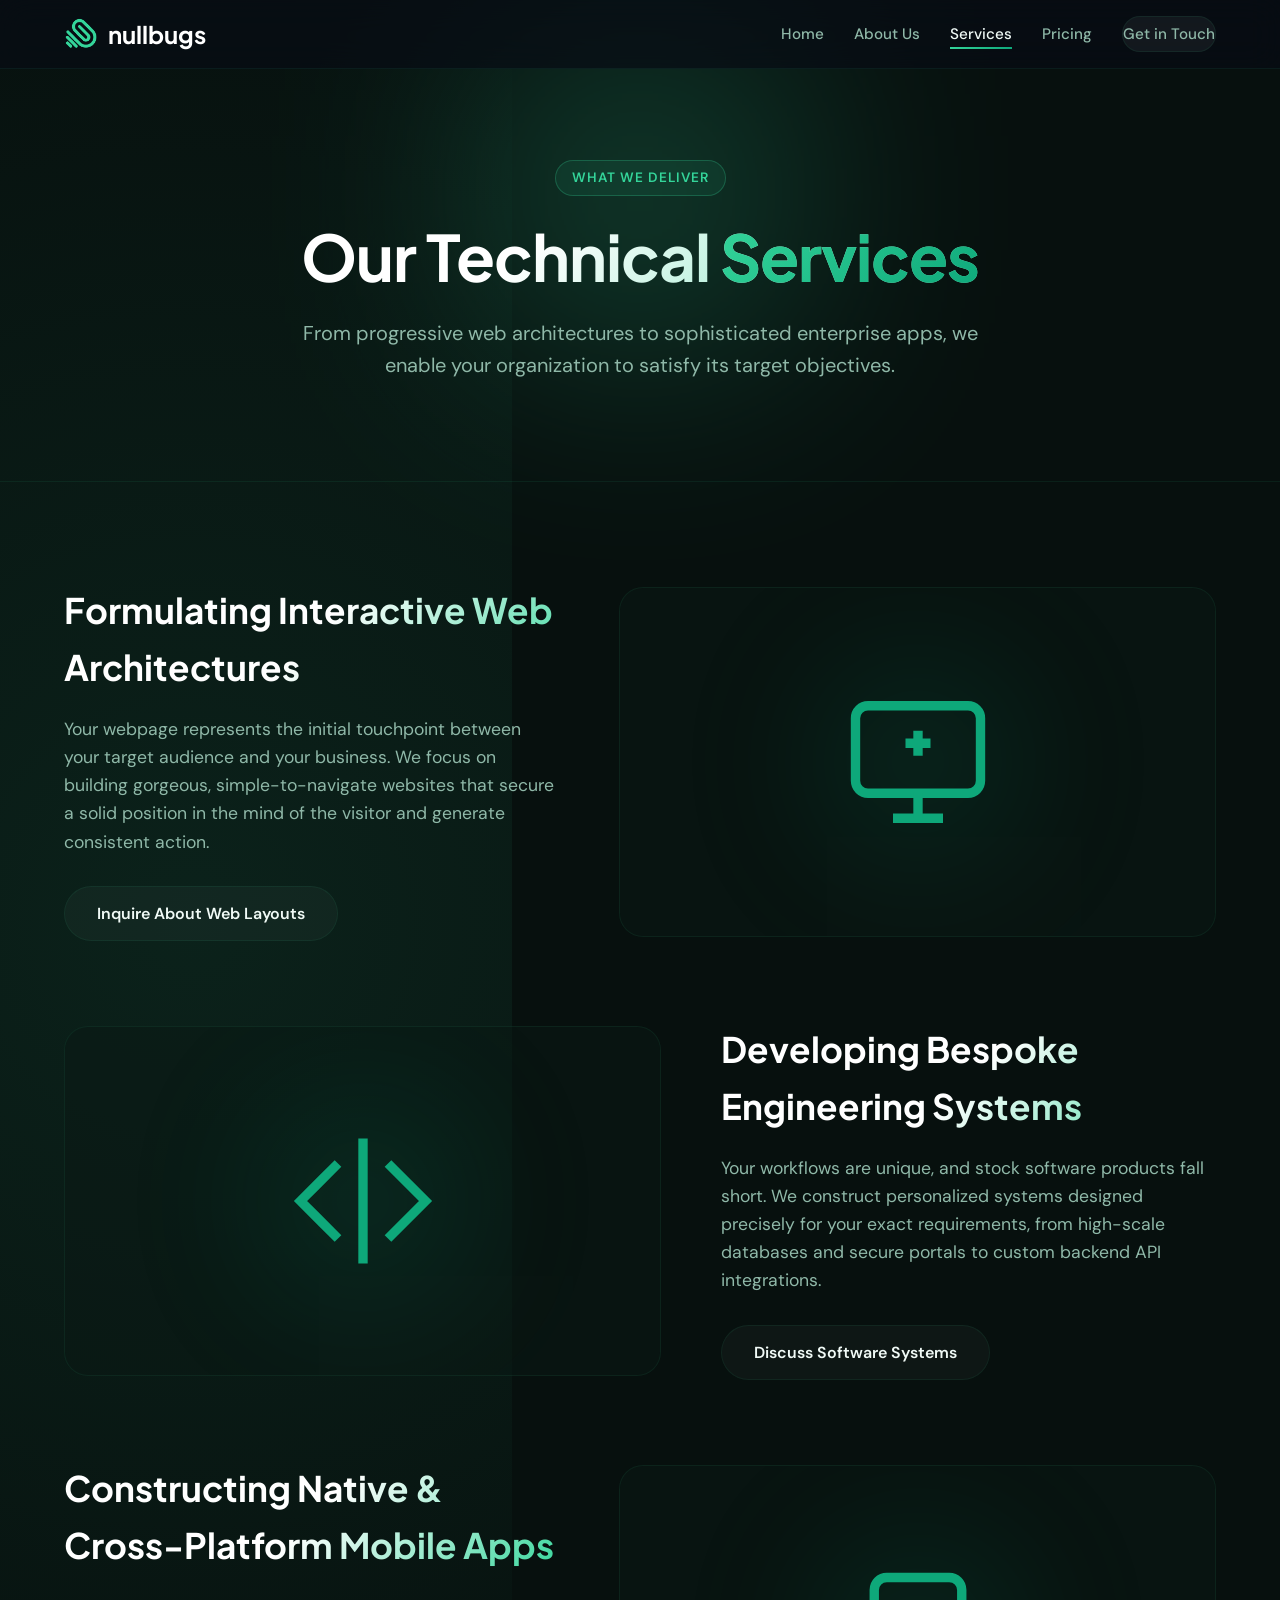
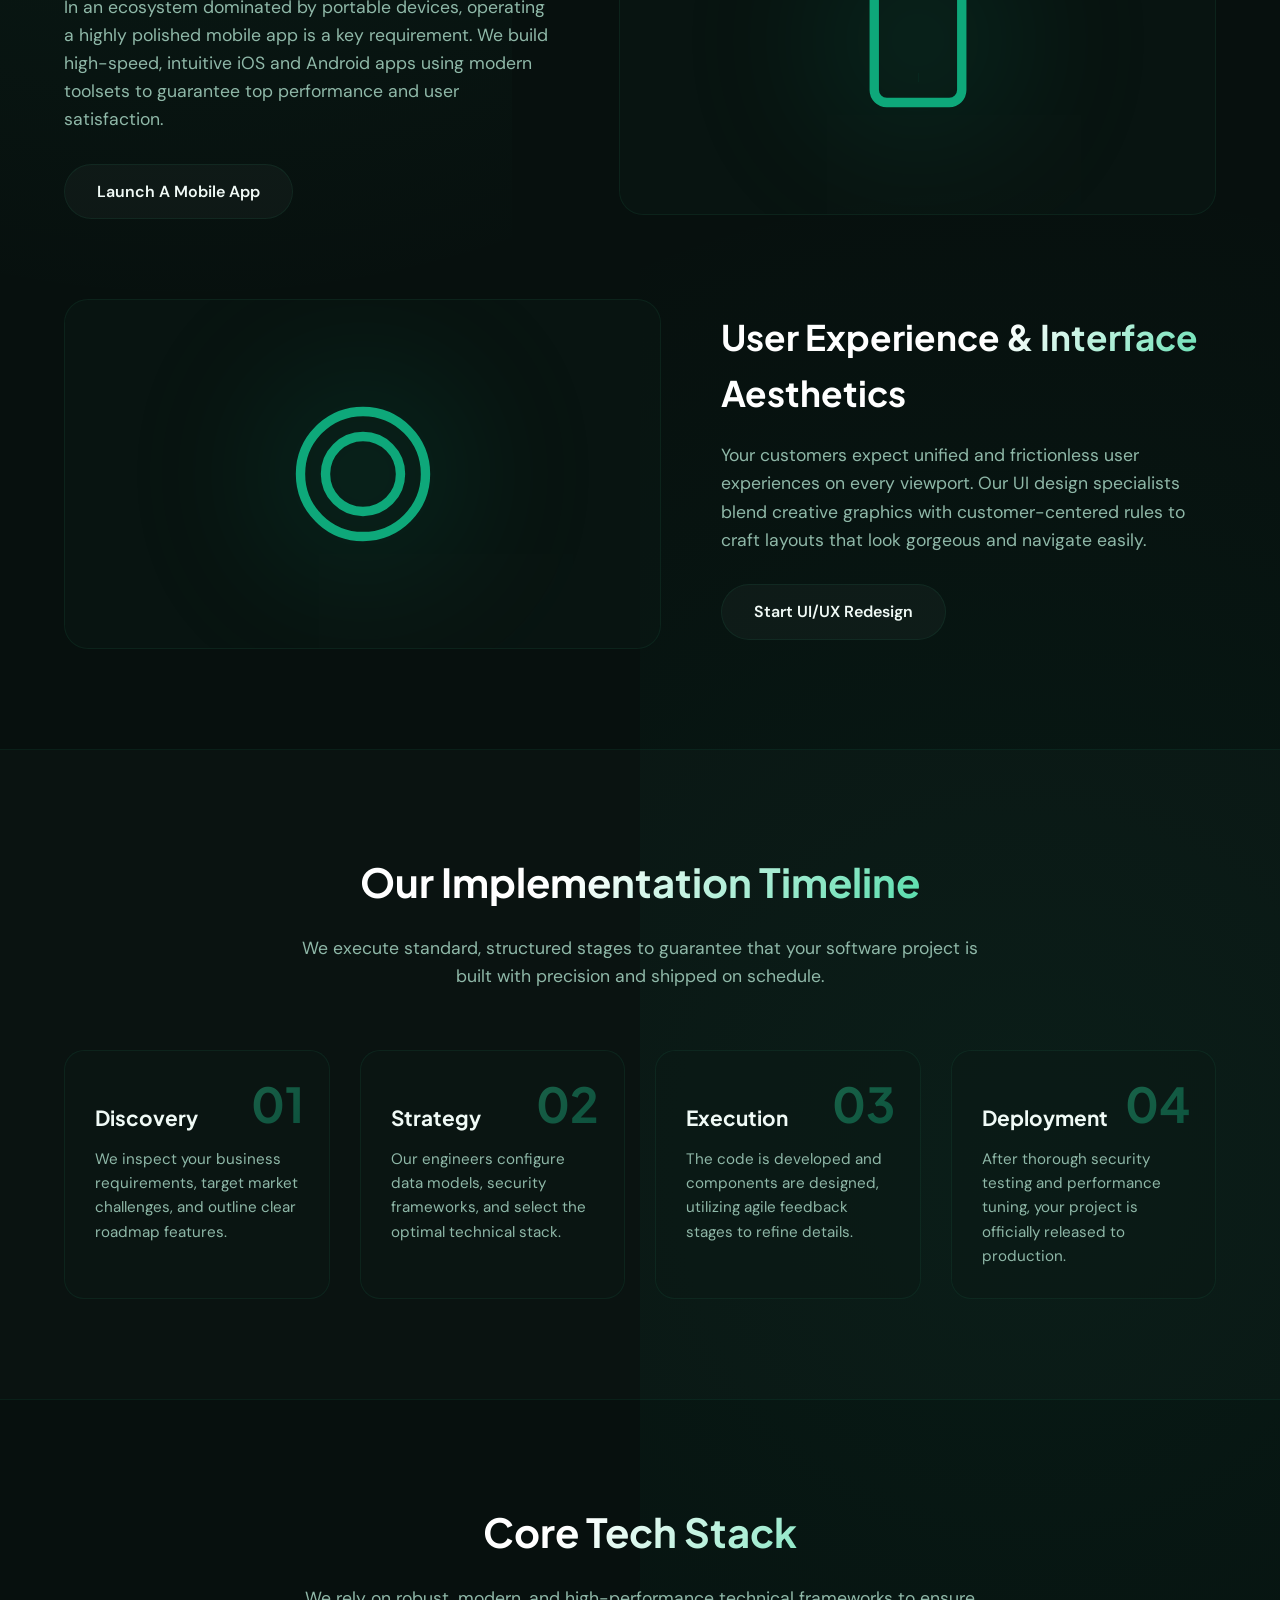
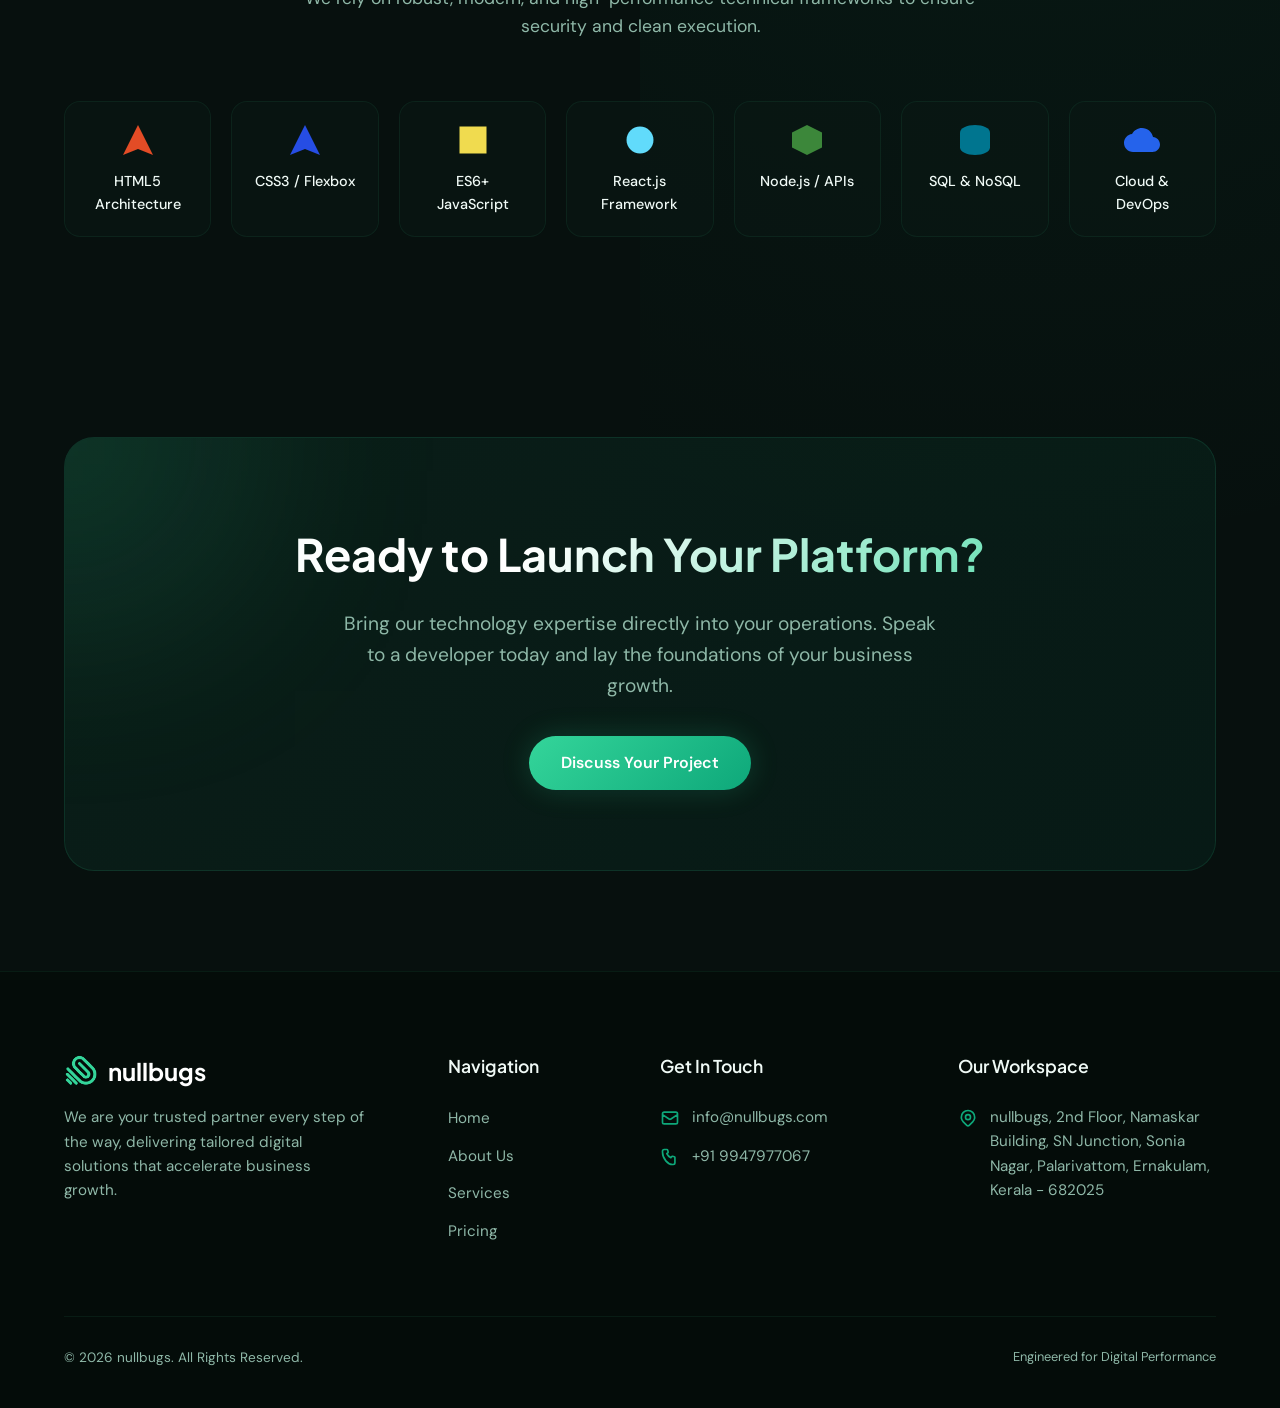
<file: nullbugs1/services.html>
<!DOCTYPE html>
<html lang="en">
<head>
  <meta charset="UTF-8">
  <meta name="viewport" content="width=device-width, initial-scale=1.0">
  <title>Our Services | Professional Web & Software Engineering | nullbugs</title>
  <meta name="description" content="Explore our digital development services. From bespoke web engineering and custom system creation to mobile application development and UI/UX design.">
  <link rel="icon" href="logo.png">
  <link rel="stylesheet" href="styles.css">
</head>
<body>

  <header>
    <div class="nav-container">
      <a href="index.html" class="logo">
        <img src="logo.png" alt="nullbugs logo">
        <span>nullbugs</span>
      </a>

      <nav class="nav-menu">
        <ul class="nav-links">
          <li><a href="index.html">Home</a></li>
          <li><a href="about.html">About Us</a></li>
          <li><a href="services.html" class="active">Services</a></li>
          <li><a href="pricing.html">Pricing</a></li>
          <li><a href="https://wa.link/3td1gr" class="btn-contact-nav" target="_blank">Get in Touch</a></li>
        </ul>
      </nav>

      <button class="mobile-menu-btn" aria-label="Toggle Navigation">
        <span></span>
        <span></span>
        <span></span>
      </button>
    </div>
  </header>

  <!-- Hero Section -->
  <main>
    <section class="hero" style="padding-bottom: 60px;">
      <div class="hero-glow"></div>
      <div class="container fade-in">
        <span class="tagline">What We Deliver</span>
        <h1>Our Technical <span>Services</span></h1>
        <p class="hero-subtitle">
          From progressive web architectures to sophisticated enterprise apps, we enable your organization to satisfy its target objectives.
        </p>
      </div>
    </section>

    <!-- Detailed Services List -->
    <section class="services-detail" style="border-top: 1px solid var(--border-card); border-bottom: 1px solid var(--border-card);">
      <div class="container">
        <div class="service-detailed">
          
          <!-- Row 1: Web Engineering -->
          <div class="service-row fade-in">
            <div class="service-content">
              <h3 style="background: linear-gradient(135deg, #ffffff 50%, #34D59A 100%); -webkit-background-clip: text; -webkit-text-fill-color: transparent;">Formulating Interactive Web Architectures</h3>
              <p>
                Your webpage represents the initial touchpoint between your target audience and your business. We focus on building gorgeous, simple-to-navigate websites that secure a solid position in the mind of the visitor and generate consistent action.
              </p>
              <a href="https://wa.link/qd15ty" class="btn-secondary" target="_blank">Inquire About Web Layouts</a>
            </div>
            <div class="service-visual">
              <svg viewBox="0 0 24 24" fill="none" stroke="currentColor" stroke-width="1.5">
                <rect x="2" y="3" width="20" height="14" rx="2" ry="2"/>
                <line x1="8" y1="21" x2="16" y2="21"/>
                <line x1="12" y1="17" x2="12" y2="21"/>
                <path d="M12 7v4M10 9h4" />
              </svg>
            </div>
          </div>

          <!-- Row 2: Custom Software System -->
          <div class="service-row fade-in">
            <div class="service-content">
              <h3 style="background: linear-gradient(135deg, #ffffff 50%, #34D59A 100%); -webkit-background-clip: text; -webkit-text-fill-color: transparent;">Developing Bespoke Engineering Systems</h3>
              <p>
                Your workflows are unique, and stock software products fall short. We construct personalized systems designed precisely for your exact requirements, from high-scale databases and secure portals to custom backend API integrations.
              </p>
              <a href="https://wa.link/qd15ty" class="btn-secondary" target="_blank">Discuss Software Systems</a>
            </div>
            <div class="service-visual">
              <svg viewBox="0 0 24 24" fill="none" stroke="currentColor" stroke-width="1.5">
                <path d="M16 18l6-6-6-6M8 6l-6 6 6 6" />
                <path d="M12 2v20" />
              </svg>
            </div>
          </div>

          <!-- Row 3: Mobile Apps -->
          <div class="service-row fade-in">
            <div class="service-content">
              <h3 style="background: linear-gradient(135deg, #ffffff 50%, #34D59A 100%); -webkit-background-clip: text; -webkit-text-fill-color: transparent;">Constructing Native &amp; Cross-Platform Mobile Apps</h3>
              <p>
                In an ecosystem dominated by portable devices, operating a highly polished mobile app is a key requirement. We build high-speed, intuitive iOS and Android apps using modern toolsets to guarantee top performance and user satisfaction.
              </p>
              <a href="https://wa.link/qd15ty" class="btn-secondary" target="_blank">Launch A Mobile App</a>
            </div>
            <div class="service-visual">
              <svg viewBox="0 0 24 24" fill="none" stroke="currentColor" stroke-width="1.5">
                <rect x="5" y="2" width="14" height="20" rx="2" ry="2"/>
                <path d="M12 18h.01"/>
              </svg>
            </div>
          </div>

          <!-- Row 4: UI/UX -->
          <div class="service-row fade-in">
            <div class="service-content">
              <h3 style="background: linear-gradient(135deg, #ffffff 50%, #34D59A 100%); -webkit-background-clip: text; -webkit-text-fill-color: transparent;">User Experience &amp; Interface Aesthetics</h3>
              <p>
                Your customers expect unified and frictionless user experiences on every viewport. Our UI design specialists blend creative graphics with customer-centered rules to craft layouts that look gorgeous and navigate easily.
              </p>
              <a href="https://wa.link/qd15ty" class="btn-secondary" target="_blank">Start UI/UX Redesign</a>
            </div>
            <div class="service-visual">
              <svg viewBox="0 0 24 24" fill="none" stroke="currentColor" stroke-width="1.5">
                <path d="M12 22c5.523 0 10-4.477 10-10S17.523 2 12 2 2 6.477 2 12s4.477 10 10 10z"/>
                <path d="M12 18a6 6 0 100-12 6 6 0 000 12z"/>
              </svg>
            </div>
          </div>

        </div>
      </div>
    </section>

    <!-- Timeline Workflow Section -->
    <section class="workflow" style="background: rgba(255,255,255,0.01);">
      <div class="container">
        <div class="section-header fade-in">
          <h2>Our Implementation Timeline</h2>
          <p>We execute standard, structured stages to guarantee that your software project is built with precision and shipped on schedule.</p>
        </div>

        <div class="workflow-grid">
          <!-- Step 1 -->
          <div class="workflow-step fade-in">
            <span class="step-num">01</span>
            <h3>Discovery</h3>
            <p>We inspect your business requirements, target market challenges, and outline clear roadmap features.</p>
          </div>

          <!-- Step 2 -->
          <div class="workflow-step fade-in">
            <span class="step-num">02</span>
            <h3>Strategy</h3>
            <p>Our engineers configure data models, security frameworks, and select the optimal technical stack.</p>
          </div>

          <!-- Step 3 -->
          <div class="workflow-step fade-in">
            <span class="step-num">03</span>
            <h3>Execution</h3>
            <p>The code is developed and components are designed, utilizing agile feedback stages to refine details.</p>
          </div>

          <!-- Step 4 -->
          <div class="workflow-step fade-in">
            <span class="step-num">04</span>
            <h3>Deployment</h3>
            <p>After thorough security testing and performance tuning, your project is officially released to production.</p>
          </div>
        </div>
      </div>
    </section>

    <!-- Technologies Matrix Section -->
    <section class="tech-stack" style="border-top: 1px solid var(--border-card);">
      <div class="container">
        <div class="section-header fade-in">
          <h2>Core Tech Stack</h2>
          <p>We rely on robust, modern, and high-performance technical frameworks to ensure security and clean execution.</p>
        </div>

        <div class="tech-grid fade-in">
          <!-- HTML5 -->
          <div class="tech-item html5">
            <svg viewBox="0 0 24 24"><path d="M12 2L2 22l10-4 10 4L12 2z"/></svg>
            <span>HTML5 Architecture</span>
          </div>
          <!-- CSS3 -->
          <div class="tech-item css3">
            <svg viewBox="0 0 24 24"><path d="M12 2L2 22l10-4 10 4L12 2z"/></svg>
            <span>CSS3 / Flexbox</span>
          </div>
          <!-- Javascript -->
          <div class="tech-item js">
            <svg viewBox="0 0 24 24"><path d="M3 3h18v18H3V3zm10 8h3v2h-3v-2z"/></svg>
            <span>ES6+ JavaScript</span>
          </div>
          <!-- React -->
          <div class="tech-item react">
            <svg viewBox="0 0 24 24"><circle cx="12" cy="12" r="3"/><path d="M12 3c-4.97 0-9 4.03-9 9s4.03 9 9 9 9-4.03 9-9-4.03-9-9-9z"/></svg>
            <span>React.js Framework</span>
          </div>
          <!-- Node -->
          <div class="tech-item node">
            <svg viewBox="0 0 24 24"><path d="M12 2L2 7v10l10 5 10-5V7L12 2z"/></svg>
            <span>Node.js / APIs</span>
          </div>
          <!-- Database -->
          <div class="tech-item database">
            <svg viewBox="0 0 24 24"><path d="M12 2C6.48 2 2 4.24 2 7v10c0 2.76 4.48 5 10 5s10-2.24 10-5V7c0-2.76-4.48-5-10-5z"/></svg>
            <span>SQL & NoSQL</span>
          </div>
          <!-- Cloud Systems -->
          <div class="tech-item cloud">
            <svg viewBox="0 0 24 24"><path d="M19.35 10.04C18.67 6.59 15.64 4 12 4 9.11 4 6.6 5.64 5.35 8.04 2.34 8.36 0 10.91 0 14c0 3.31 2.69 6 6 6h13c2.76 0 5-2.24 5-5 0-2.64-2.05-4.78-4.65-4.96z"/></svg>
            <span>Cloud & DevOps</span>
          </div>
        </div>
      </div>
    </section>

    <!-- Partnership Call to Action Section -->
    <section class="cta">
      <div class="container fade-in">
        <div class="partnership-banner">
          <h2>Ready to Launch Your Platform?</h2>
          <p>Bring our technology expertise directly into your operations. Speak to a developer today and lay the foundations of your business growth.</p>
          <a href="https://wa.link/9nzytn" class="btn-primary" target="_blank">Discuss Your Project</a>
        </div>
      </div>
    </section>
  </main>

  <!-- Footer -->
  <footer>
    <div class="container">
      <div class="footer-grid">
        <div class="footer-brand">
          <a href="index.html" class="logo">
        <img src="logo.png" alt="nullbugs logo">
        <span>nullbugs</span>
      </a>
          <p>We are your trusted partner every step of the way, delivering tailored digital solutions that accelerate business growth.</p>
        </div>

        <div class="footer-col">
          <h4>Navigation</h4>
          <ul class="footer-links">
            <li><a href="index.html">Home</a></li>
            <li><a href="about.html">About Us</a></li>
            <li><a href="services.html">Services</a></li>
            <li><a href="pricing.html">Pricing</a></li>
          </ul>
        </div>

        <div class="footer-col">
          <h4>Get In Touch</h4>
          <div class="footer-info">
            <a href="mailto:info@nullbugs.com" class="footer-info-item">
              <svg fill="none" stroke="currentColor" stroke-width="2" viewBox="0 0 24 24"><path d="M3 8l7.89 5.26a2 2 0 002.22 0L21 8M5 19h14a2 2 0 002-2V7a2 2 0 00-2-2H5a2 2 0 00-2 2v10a2 2 0 002 2z" stroke-linecap="round" stroke-linejoin="round"/></svg>
              <span>info@nullbugs.com</span>
            </a>
            <a href="https://wa.link/3td1gr" class="footer-info-item" target="_blank">
              <svg fill="none" stroke="currentColor" stroke-width="2" viewBox="0 0 24 24"><path d="M3 5a2 2 0 012-2h3.28a1 1 0 01.94.725l.548 2.2a1 1 0 01-.321.988l-1.305.98a10.582 10.582 0 004.872 4.872l.98-1.305a1 1 0 01.988-.321l2.2.548a1 1 0 01.725.94V19a2 2 0 01-2 2h-1C9.716 21 3 14.284 3 6V5z" stroke-linecap="round" stroke-linejoin="round"/></svg>
              <span>+91 9947977067</span>
            </a>
          </div>
        </div>

        <div class="footer-col">
          <h4>Our Workspace</h4>
          <a href="https://www.google.com/maps/search/?api=1&query=Null+Bugs+Namaskar+Building+SN+Junction+Palarivattom+Ernakulam" class="footer-info-item" target="_blank">
            <svg fill="none" stroke="currentColor" stroke-width="2" viewBox="0 0 24 24"><path d="M17.657 16.657L13.414 20.9a1.998 1.998 0 01-2.827 0l-4.244-4.243a8 8 0 1111.314 0z" stroke-linecap="round" stroke-linejoin="round"/><path d="M15 11a3 3 0 11-6 0 3 3 0 016 0z" stroke-linecap="round" stroke-linejoin="round"/></svg>
            <span>nullbugs, 2nd Floor, Namaskar Building, SN Junction, Sonia Nagar, Palarivattom, Ernakulam, Kerala - 682025</span>
          </a>
        </div>
      </div>

      <div class="footer-bottom">
        <p>&copy; <span id="year"></span> nullbugs. All Rights Reserved.</p>
        <p style="color: var(--text-muted); font-size: 0.8rem;">Engineered for Digital Performance</p>
      </div>
    </div>
  </footer>

  <script src="main.js"></script>
  <script>
    document.getElementById('year').textContent = new Date().getFullYear();
  </script>
</body>
</html>
</file>
<file: nullbugs1/styles.css>
@import url('https://fonts.googleapis.com/css2?family=Plus+Jakarta+Sans:wght@300;400;500;600;700;800&family=DM+Sans:wght@400;500;600;700&display=swap');

:root {
  --bg-dark: #07100e;
  --bg-card: rgba(10, 24, 20, 0.5);
  --bg-card-hover: rgba(16, 36, 30, 0.75);
  --border-card: rgba(52, 213, 154, 0.08);
  --border-card-hover: rgba(52, 213, 154, 0.35);
  --color-primary: #34D59A; /* Logo Mint Green */
  --color-secondary: #0ea87a; /* Deep Emerald */
  --text-main: #f0faf6; /* Off-white with green tint */
  --text-muted: #8fb8a8; /* Muted sage */
  --font-heading: 'Plus Jakarta Sans', sans-serif;
  --font-body: 'DM Sans', sans-serif;
  --gradient-main: linear-gradient(135deg, #34D59A 0%, #0ea87a 100%);
  --gradient-text: linear-gradient(135deg, #ffffff 40%, #34D59A 100%);
  --glow-shadow: 0 0 30px rgba(52, 213, 154, 0.18);
  --glow-shadow-heavy: 0 0 55px rgba(52, 213, 154, 0.38);
  --transition: all 0.3s cubic-bezier(0.4, 0, 0.2, 1);
  --max-width: 1200px;
}

* {
  box-sizing: border-box;
  margin: 0;
  padding: 0;
}

html {
  scroll-behavior: smooth;
}

body {
  background-color: var(--bg-dark);
  color: var(--text-main);
  font-family: var(--font-body);
  line-height: 1.6;
  overflow-x: hidden;
  position: relative;
}

/* Background Glowing Blurs */
body::before {
  content: '';
  position: absolute;
  top: -10%;
  left: -10%;
  width: 50%;
  height: 60%;
  background: radial-gradient(circle, rgba(52, 213, 154, 0.09) 0%, transparent 70%);
  z-index: -1;
  pointer-events: none;
}

body::after {
  content: '';
  position: absolute;
  bottom: 10%;
  right: -10%;
  width: 60%;
  height: 60%;
  background: radial-gradient(circle, rgba(14, 168, 122, 0.07) 0%, transparent 70%);
  z-index: -1;
  pointer-events: none;
}

/* Custom Scrollbar */
::-webkit-scrollbar {
  width: 10px;
}
::-webkit-scrollbar-track {
  background: var(--bg-dark);
}
::-webkit-scrollbar-thumb {
  background: #1e293b;
  border-radius: 5px;
}
::-webkit-scrollbar-thumb {
  background: rgba(52, 213, 154, 0.25);
  border-radius: 5px;
}
::-webkit-scrollbar-thumb:hover {
  background: var(--color-primary);
}

/* Header & Navigation */
header {
  position: fixed;
  top: 0;
  left: 0;
  width: 100%;
  z-index: 1000;
  background: rgba(8, 12, 20, 0.7);
  backdrop-filter: blur(16px);
  -webkit-backdrop-filter: blur(16px);
  border-bottom: 1px solid var(--border-card);
  transition: var(--transition);
}

header.scrolled {
  background: rgba(8, 12, 20, 0.9);
  padding: 10px 0;
}

.nav-container {
  display: flex;
  justify-content: space-between;
  align-items: center;
  max-width: var(--max-width);
  margin: 0 auto;
  padding: 15px 24px;
}

.logo {
  display: flex;
  align-items: center;
  gap: 10px;
  font-family: var(--font-heading);
  font-size: 1.5rem;
  font-weight: 700;
  color: #ffffff;
  text-decoration: none;
  transition: var(--transition);
}

.logo img {
  width: 34px;
  height: auto;
  display: block;
}

.logo span {
  color: #ffffff;
}

.logo svg {
  width: 32px;
  height: 32px;
}

.nav-links {
  display: flex;
  align-items: center;
  gap: 30px;
  list-style: none;
}

.nav-links a {
  color: var(--text-muted);
  text-decoration: none;
  font-size: 0.95rem;
  font-weight: 500;
  transition: var(--transition);
  position: relative;
  padding: 5px 0;
}

.nav-links a:hover,
.nav-links a.active {
  color: var(--text-main);
}

.nav-links a::after {
  content: '';
  position: absolute;
  bottom: 0;
  left: 0;
  width: 0;
  height: 2px;
  background: var(--gradient-main);
  transition: var(--transition);
}

.nav-links a:hover::after,
.nav-links a.active::after {
  width: 100%;
}

.btn-contact-nav {
  display: inline-block;
  padding: 8px 20px;
  border-radius: 50px;
  background: rgba(255, 255, 255, 0.05);
  border: 1px solid var(--border-card);
  color: var(--text-main);
  text-decoration: none;
  font-weight: 600;
  font-size: 0.9rem;
  transition: var(--transition);
}

.btn-contact-nav:hover {
  background: var(--gradient-main);
  border-color: transparent;
  box-shadow: var(--glow-shadow);
}

/* Mobile Menu Toggle */
.mobile-menu-btn {
  display: none;
  background: none;
  border: none;
  cursor: pointer;
  padding: 5px;
}

.mobile-menu-btn span {
  display: block;
  width: 25px;
  height: 2px;
  background-color: var(--text-main);
  margin: 5px 0;
  transition: var(--transition);
}

/* Container */
.container {
  max-width: var(--max-width);
  margin: 0 auto;
  padding: 0 24px;
}

/* Hero Section */
.hero {
  padding: 160px 0 100px;
  text-align: center;
  position: relative;
}

.hero-glow {
  position: absolute;
  top: 40%;
  left: 50%;
  transform: translate(-50%, -50%);
  width: 300px;
  height: 300px;
  background: var(--color-primary);
  filter: blur(120px);
  opacity: 0.25;
  z-index: -1;
  pointer-events: none;
}

.tagline {
  display: inline-block;
  padding: 6px 16px;
  border-radius: 50px;
  background: rgba(52, 213, 154, 0.08);
  border: 1px solid rgba(52, 213, 154, 0.25);
  color: #34D59A;
  font-size: 0.85rem;
  font-weight: 600;
  text-transform: uppercase;
  letter-spacing: 1px;
  margin-bottom: 24px;
}

.hero h1 {
  font-family: var(--font-heading);
  font-size: 4rem;
  line-height: 1.15;
  font-weight: 700;
  background: var(--gradient-text);
  -webkit-background-clip: text;
  -webkit-text-fill-color: transparent;
  margin-bottom: 24px;
  letter-spacing: -1px;
}

.hero h1 span {
  background: var(--gradient-main);
  -webkit-background-clip: text;
  -webkit-text-fill-color: transparent;
}

.hero-subtitle {
  font-size: 1.25rem;
  color: var(--text-muted);
  max-width: 700px;
  margin: 0 auto 40px;
  font-weight: 400;
}

.hero-buttons {
  display: flex;
  justify-content: center;
  gap: 20px;
}

/* Buttons */
.btn-primary {
  display: inline-block;
  padding: 14px 32px;
  border-radius: 50px;
  background: var(--gradient-main);
  color: #fff;
  text-decoration: none;
  font-weight: 600;
  font-size: 1rem;
  transition: var(--transition);
  border: none;
  cursor: pointer;
  box-shadow: var(--glow-shadow);
}

.btn-primary:hover {
  transform: translateY(-2px);
  box-shadow: var(--glow-shadow-heavy);
}

.btn-secondary {
  display: inline-block;
  padding: 14px 32px;
  border-radius: 50px;
  background: rgba(255, 255, 255, 0.03);
  border: 1px solid var(--border-card);
  color: var(--text-main);
  text-decoration: none;
  font-weight: 600;
  font-size: 1rem;
  transition: var(--transition);
}

.btn-secondary:hover {
  background: rgba(255, 255, 255, 0.08);
  border-color: rgba(255, 255, 255, 0.2);
  transform: translateY(-2px);
}

/* Section Common Layouts */
section {
  padding: 100px 0;
}

.section-header {
  text-align: center;
  max-width: 700px;
  margin: 0 auto 60px;
}

.section-header h2 {
  font-family: var(--font-heading);
  font-size: 2.5rem;
  font-weight: 700;
  margin-bottom: 20px;
  background: var(--gradient-text);
  -webkit-background-clip: text;
  -webkit-text-fill-color: transparent;
}

.section-header p {
  color: var(--text-muted);
  font-size: 1.1rem;
}

/* Glass Cards */
.card-grid {
  display: grid;
  grid-template-columns: repeat(auto-fit, minmax(320px, 1fr));
  gap: 30px;
}

.card {
  background: var(--bg-card);
  border: 1px solid var(--border-card);
  border-radius: 20px;
  padding: 40px;
  backdrop-filter: blur(12px);
  -webkit-backdrop-filter: blur(12px);
  transition: var(--transition);
  position: relative;
  overflow: hidden;
}

.card::before {
  content: '';
  position: absolute;
  top: 0;
  left: 0;
  width: 100%;
  height: 100%;
  background: linear-gradient(225deg, rgba(52, 213, 154, 0.05) 0%, transparent 60%);
  opacity: 0;
  transition: var(--transition);
}

.card:hover {
  transform: translateY(-5px);
  border-color: var(--border-card-hover);
  box-shadow: var(--glow-shadow);
}

.card:hover::before {
  opacity: 1;
}

.card-icon {
  width: 60px;
  height: 60px;
  border-radius: 16px;
  background: rgba(52, 213, 154, 0.08);
  display: flex;
  align-items: center;
  justify-content: center;
  margin-bottom: 30px;
  color: var(--color-primary);
  transition: var(--transition);
}

.card:hover .card-icon {
  background: var(--gradient-main);
  color: #fff;
  transform: scale(1.05);
}

.card-icon svg {
  width: 28px;
  height: 28px;
  fill: currentColor;
}

.card h3 {
  font-family: var(--font-heading);
  font-size: 1.5rem;
  font-weight: 600;
  margin-bottom: 15px;
}

.card p {
  color: var(--text-muted);
  font-size: 1rem;
}

.card-link {
  display: inline-flex;
  align-items: center;
  gap: 8px;
  color: var(--color-secondary);
  text-decoration: none;
  font-weight: 600;
  margin-top: 25px;
  font-size: 0.95rem;
  transition: var(--transition);
}

.card-link:hover {
  color: var(--color-primary);
}

.card-link svg {
  width: 18px;
  height: 18px;
  fill: currentColor;
  transition: var(--transition);
}

.card-link:hover svg {
  transform: translateX(4px);
}

/* Service blocks with alternate layouts (Services page) */
.service-detailed {
  display: flex;
  flex-direction: column;
  gap: 80px;
}

.service-row {
  display: flex;
  align-items: center;
  gap: 60px;
}

.service-row:nth-child(even) {
  flex-direction: row-reverse;
}

.service-content {
  flex: 1;
}

.service-visual {
  flex: 1;
  background: var(--bg-card);
  border: 1px solid var(--border-card);
  border-radius: 24px;
  padding: 50px;
  display: flex;
  justify-content: center;
  align-items: center;
  position: relative;
  overflow: hidden;
  height: 350px;
}

.service-visual::after {
  content: '';
  position: absolute;
  width: 200px;
  height: 200px;
  background: var(--color-secondary);
  filter: blur(80px);
  opacity: 0.15;
  border-radius: 50%;
}

.service-visual svg {
  width: 150px;
  height: 150px;
  color: var(--color-secondary);
  z-index: 1;
}

.service-content h3 {
  font-family: var(--font-heading);
  font-size: 2.2rem;
  margin-bottom: 20px;
}

.service-content p {
  color: var(--text-muted);
  font-size: 1.1rem;
  margin-bottom: 30px;
}

/* Workflow Step Stepper */
.workflow-grid {
  display: grid;
  grid-template-columns: repeat(4, 1fr);
  gap: 30px;
  position: relative;
}

.workflow-step {
  background: var(--bg-card);
  border: 1px solid var(--border-card);
  border-radius: 20px;
  padding: 30px;
  position: relative;
  transition: var(--transition);
}

.workflow-step:hover {
  border-color: var(--border-card-hover);
  transform: translateY(-4px);
}

.step-num {
  font-family: var(--font-heading);
  font-size: 3rem;
  font-weight: 700;
  background: var(--gradient-main);
  -webkit-background-clip: text;
  -webkit-text-fill-color: transparent;
  position: absolute;
  top: 15px;
  right: 25px;
  opacity: 0.4;
}

.workflow-step h3 {
  font-family: var(--font-heading);
  font-size: 1.3rem;
  margin-bottom: 12px;
  margin-top: 20px;
}

.workflow-step p {
  color: var(--text-muted);
  font-size: 0.95rem;
}

/* Testimonials Layout */
.testimonials-grid {
  display: grid;
  grid-template-columns: repeat(auto-fit, minmax(340px, 1fr));
  gap: 30px;
}

.testimonial-card {
  background: var(--bg-card);
  border: 1px solid var(--border-card);
  border-radius: 20px;
  padding: 35px;
  backdrop-filter: blur(12px);
  -webkit-backdrop-filter: blur(12px);
  position: relative;
}

.testimonial-quote {
  font-size: 1.05rem;
  color: var(--text-main);
  font-style: italic;
  margin-bottom: 30px;
  position: relative;
}

.testimonial-quote::before {
  content: '“';
  font-family: var(--font-heading);
  font-size: 4rem;
  color: var(--color-primary);
  position: absolute;
  top: -30px;
  left: -15px;
  opacity: 0.2;
}

.testimonial-author {
  display: flex;
  align-items: center;
  gap: 15px;
}

.author-avatar {
  width: 48px;
  height: 48px;
  border-radius: 50%;
  background: var(--gradient-main);
  display: flex;
  align-items: center;
  justify-content: center;
  font-family: var(--font-heading);
  font-weight: 700;
  color: #fff;
  font-size: 1.1rem;
}

.author-info h4 {
  font-family: var(--font-heading);
  font-weight: 600;
  font-size: 1.05rem;
}

.author-info p {
  color: var(--text-muted);
  font-size: 0.85rem;
}

/* Team Grid (About page) */
.team-grid {
  display: grid;
  grid-template-columns: repeat(auto-fit, minmax(220px, 1fr));
  gap: 30px;
}

.team-card {
  background: var(--bg-card);
  border: 1px solid var(--border-card);
  border-radius: 20px;
  padding: 30px 20px;
  text-align: center;
  transition: var(--transition);
}

.team-card:hover {
  border-color: var(--border-card-hover);
  transform: translateY(-5px);
  box-shadow: var(--glow-shadow);
}

.team-avatar {
  width: 90px;
  height: 90px;
  border-radius: 50%;
  background: linear-gradient(135deg, rgba(52, 213, 154, 0.08) 0%, rgba(14, 168, 122, 0.08) 100%);
  border: 2px solid var(--border-card);
  display: flex;
  align-items: center;
  justify-content: center;
  margin: 0 auto 20px;
  color: var(--color-primary);
  transition: var(--transition);
}

.team-card:hover .team-avatar {
  border-color: var(--color-primary);
  background: var(--gradient-main);
  color: #fff;
}

.team-avatar svg {
  width: 40px;
  height: 40px;
}

.team-card h3 {
  font-family: var(--font-heading);
  font-size: 1.25rem;
  margin-bottom: 8px;
}

.team-card p {
  color: var(--text-muted);
  font-size: 0.9rem;
}

/* Technologies Matrix */
.tech-grid {
  display: grid;
  grid-template-columns: repeat(auto-fit, minmax(130px, 1fr));
  gap: 20px;
  margin-top: 40px;
}

.tech-item {
  background: var(--bg-card);
  border: 1px solid var(--border-card);
  border-radius: 16px;
  padding: 20px;
  text-align: center;
  transition: var(--transition);
  display: flex;
  flex-direction: column;
  align-items: center;
  gap: 12px;
}

.tech-item:hover {
  border-color: rgba(52, 213, 154, 0.4);
  transform: translateY(-3px);
  background: rgba(10, 30, 22, 0.65);
}

.tech-item svg {
  width: 36px;
  height: 36px;
  fill: currentColor;
}

.tech-item.html5 { color: #e34c26; }
.tech-item.css3 { color: #264de4; }
.tech-item.js { color: #f0db4f; }
.tech-item.react { color: #61dbfb; }
.tech-item.node { color: #3c873a; }
.tech-item.mobile { color: #34D59A; }
.tech-item.database { color: #00758f; }
.tech-item.cloud { color: #2563eb; }

.tech-item span {
  font-size: 0.9rem;
  font-weight: 500;
  color: var(--text-main);
}

/* Pricing Grid & Cards */
.pricing-grid {
  display: grid;
  grid-template-columns: repeat(3, 1fr);
  gap: 30px;
  align-items: stretch;
}

.pricing-card {
  background: var(--bg-card);
  border: 1px solid var(--border-card);
  border-radius: 24px;
  padding: 45px 35px;
  display: flex;
  flex-direction: column;
  position: relative;
  transition: var(--transition);
}

.pricing-card.popular {
  border-color: var(--color-primary);
  background: rgba(10, 28, 20, 0.75);
  transform: scale(1.03);
  box-shadow: var(--glow-shadow);
}

.pricing-card.popular::after {
  content: 'Best Value';
  position: absolute;
  top: 20px;
  right: 20px;
  background: var(--gradient-main);
  padding: 4px 12px;
  border-radius: 50px;
  font-size: 0.75rem;
  font-weight: 700;
  letter-spacing: 0.5px;
  color: #fff;
  text-transform: uppercase;
}

.pricing-card:hover {
  border-color: var(--border-card-hover);
  transform: translateY(-5px);
}

.pricing-card.popular:hover {
  border-color: var(--color-primary);
}

.pricing-header h3 {
  font-family: var(--font-heading);
  font-size: 1.6rem;
  font-weight: 600;
  margin-bottom: 10px;
}

.pricing-price {
  font-family: var(--font-heading);
  font-size: 3rem;
  font-weight: 700;
  margin: 20px 0;
  color: var(--text-main);
}

.pricing-price span {
  font-size: 1rem;
  color: var(--text-muted);
  font-weight: 400;
}

.pricing-features {
  list-style: none;
  margin: 30px 0 40px;
  flex-grow: 1;
}

.pricing-features li {
  color: var(--text-muted);
  font-size: 0.95rem;
  margin-bottom: 15px;
  display: flex;
  align-items: flex-start;
  gap: 12px;
}

.pricing-features li strong {
  color: var(--text-main);
}

.pricing-features svg {
  width: 18px;
  height: 18px;
  color: var(--color-secondary);
  flex-shrink: 0;
  margin-top: 3px;
}

.pricing-card .btn-primary,
.pricing-card .btn-secondary {
  width: 100%;
  text-align: center;
}

/* FAQ Accordion using HTML Details/Summary */
.faq-list {
  max-width: 800px;
  margin: 0 auto;
  display: flex;
  flex-direction: column;
  gap: 20px;
}

.faq-item {
  background: var(--bg-card);
  border: 1px solid var(--border-card);
  border-radius: 16px;
  overflow: hidden;
  transition: var(--transition);
}

.faq-item:hover {
  border-color: rgba(255, 255, 255, 0.15);
}

.faq-item summary {
  padding: 24px 30px;
  font-family: var(--font-heading);
  font-size: 1.15rem;
  font-weight: 600;
  color: var(--text-main);
  cursor: pointer;
  list-style: none;
  display: flex;
  justify-content: space-between;
  align-items: center;
  user-select: none;
  transition: var(--transition);
}

.faq-item summary::-webkit-details-marker {
  display: none;
}

.faq-item summary::after {
  content: '+';
  font-size: 1.5rem;
  font-weight: 400;
  color: var(--color-secondary);
  transition: transform 0.3s ease;
}

.faq-item[open] summary::after {
  content: '-';
  color: var(--color-primary);
}

.faq-content {
  padding: 0 30px 24px;
  color: var(--text-muted);
  font-size: 1rem;
  line-height: 1.6;
}

/* Partnership Banner (CTA Section) */
.partnership-banner {
  background: linear-gradient(135deg, rgba(52, 213, 154, 0.07) 0%, rgba(14, 168, 122, 0.07) 100%);
  border: 1px solid rgba(52, 213, 154, 0.12);
  border-radius: 30px;
  padding: 80px 40px;
  text-align: center;
  position: relative;
  overflow: hidden;
}

.partnership-banner::before {
  content: '';
  position: absolute;
  width: 300px;
  height: 300px;
  background: var(--color-primary);
  filter: blur(120px);
  opacity: 0.18;
  top: -150px;
  left: -150px;
}

.partnership-banner h2 {
  font-family: var(--font-heading);
  font-size: 2.8rem;
  margin-bottom: 20px;
  background: var(--gradient-text);
  -webkit-background-clip: text;
  -webkit-text-fill-color: transparent;
}

.partnership-banner p {
  color: var(--text-muted);
  font-size: 1.2rem;
  max-width: 600px;
  margin: 0 auto 35px;
}

/* Footer Style */
footer {
  background: #040c09;
  border-top: 1px solid var(--border-card);
  padding: 80px 0 40px;
}

.footer-grid {
  display: grid;
  grid-template-columns: 2fr 1fr 1.5fr 1.5fr;
  gap: 40px;
  margin-bottom: 60px;
}

.footer-brand p {
  color: var(--text-muted);
  font-size: 0.95rem;
  margin-top: 15px;
  max-width: 300px;
}

.footer-col h4 {
  font-family: var(--font-heading);
  color: var(--text-main);
  font-size: 1.1rem;
  margin-bottom: 25px;
  font-weight: 600;
}

.footer-links {
  list-style: none;
}

.footer-links li {
  margin-bottom: 12px;
}

.footer-links a {
  color: var(--text-muted);
  text-decoration: none;
  font-size: 0.95rem;
  transition: var(--transition);
}

.footer-links a:hover {
  color: var(--text-main);
  padding-left: 5px;
}

.footer-info {
  display: flex;
  flex-direction: column;
  gap: 15px;
}

.footer-info-item {
  display: flex;
  align-items: flex-start;
  gap: 12px;
  color: var(--text-muted);
  font-size: 0.95rem;
  text-decoration: none;
  transition: var(--transition);
}

.footer-info-item:hover {
  color: var(--text-main);
}

.footer-info-item svg {
  width: 20px;
  height: 20px;
  color: var(--color-secondary);
  flex-shrink: 0;
  margin-top: 3px;
}

.footer-bottom {
  border-top: 1px solid var(--border-card);
  padding-top: 30px;
  display: flex;
  justify-content: space-between;
  align-items: center;
}

.footer-bottom p {
  color: var(--text-muted);
  font-size: 0.85rem;
}

/* Animations */
.fade-in {
  opacity: 0;
  transform: translateY(20px);
  animation: fadeInUp 0.8s cubic-bezier(0.4, 0, 0.2, 1) forwards;
}

@keyframes fadeInUp {
  to {
    opacity: 1;
    transform: translateY(0);
  }
}

/* Responsive Media Queries */
@media (max-width: 1024px) {
  .pricing-grid {
    grid-template-columns: 1fr;
    max-width: 500px;
    margin: 0 auto;
    gap: 40px;
  }
  .pricing-card.popular {
    transform: scale(1);
  }
  .workflow-grid {
    grid-template-columns: repeat(2, 1fr);
  }
}

@media (max-width: 768px) {
  .nav-links {
    display: none;
    position: absolute;
    top: 100%;
    left: 0;
    width: 100%;
    background: var(--bg-dark);
    border-bottom: 1px solid var(--border-card);
    flex-direction: column;
    padding: 30px 24px;
    gap: 20px;
    align-items: flex-start;
    box-shadow: 0 10px 20px rgba(0, 0, 0, 0.5);
  }

  .nav-links.active {
    display: flex;
  }

  .mobile-menu-btn {
    display: block;
  }

  .mobile-menu-btn.active span:nth-child(1) {
    transform: rotate(45deg) translate(5px, 5px);
  }
  .mobile-menu-btn.active span:nth-child(2) {
    opacity: 0;
  }
  .mobile-menu-btn.active span:nth-child(3) {
    transform: rotate(-45deg) translate(5px, -6px);
  }

  .hero h1 {
    font-size: 2.8rem;
  }

  .hero-subtitle {
    font-size: 1.1rem;
  }

  .hero-buttons {
    flex-direction: column;
    gap: 15px;
    padding: 0 20px;
  }

  .footer-grid {
    grid-template-columns: 1fr;
    gap: 40px;
  }

  .service-row, .service-row:nth-child(even) {
    flex-direction: column;
    gap: 30px;
  }

  .service-visual {
    width: 100%;
    height: 250px;
  }

  .workflow-grid {
    grid-template-columns: 1fr;
  }

  .partnership-banner {
    padding: 50px 20px;
  }

  .partnership-banner h2 {
    font-size: 2.2rem;
  }
}
</file>
